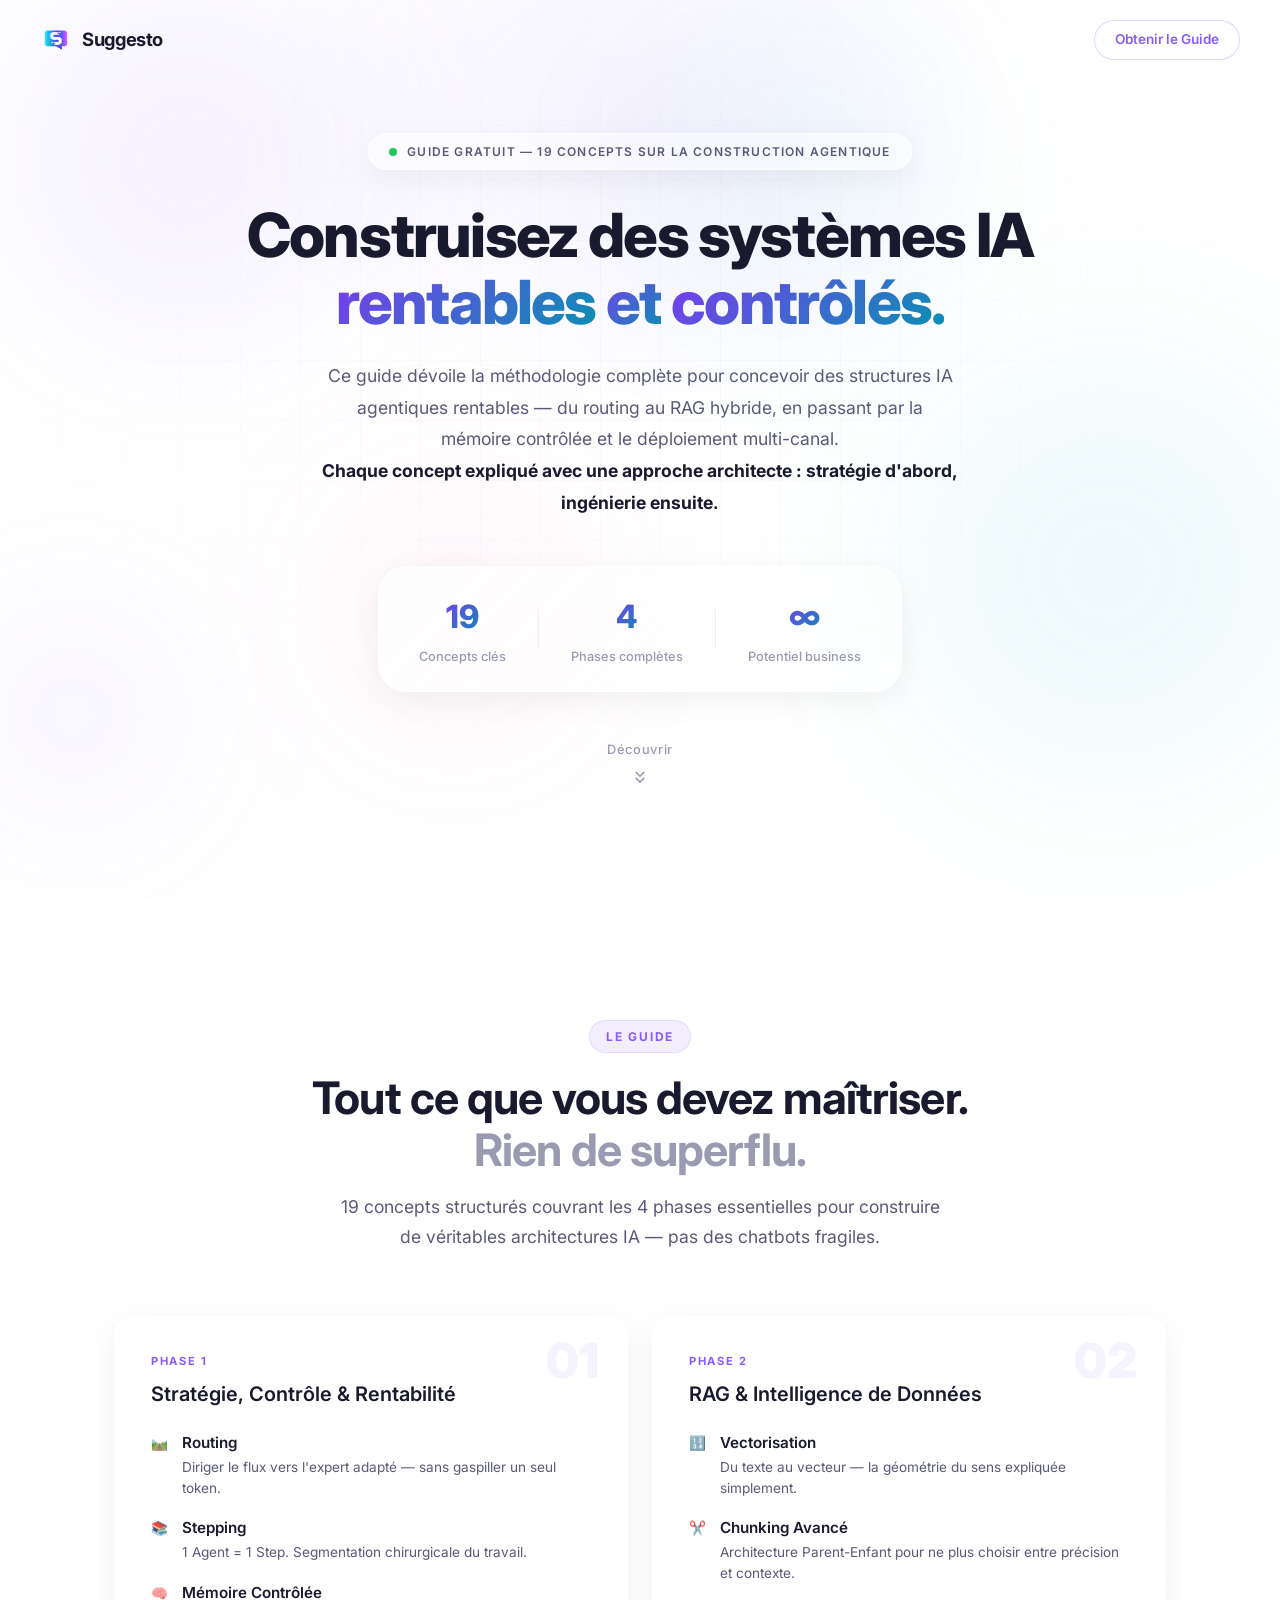
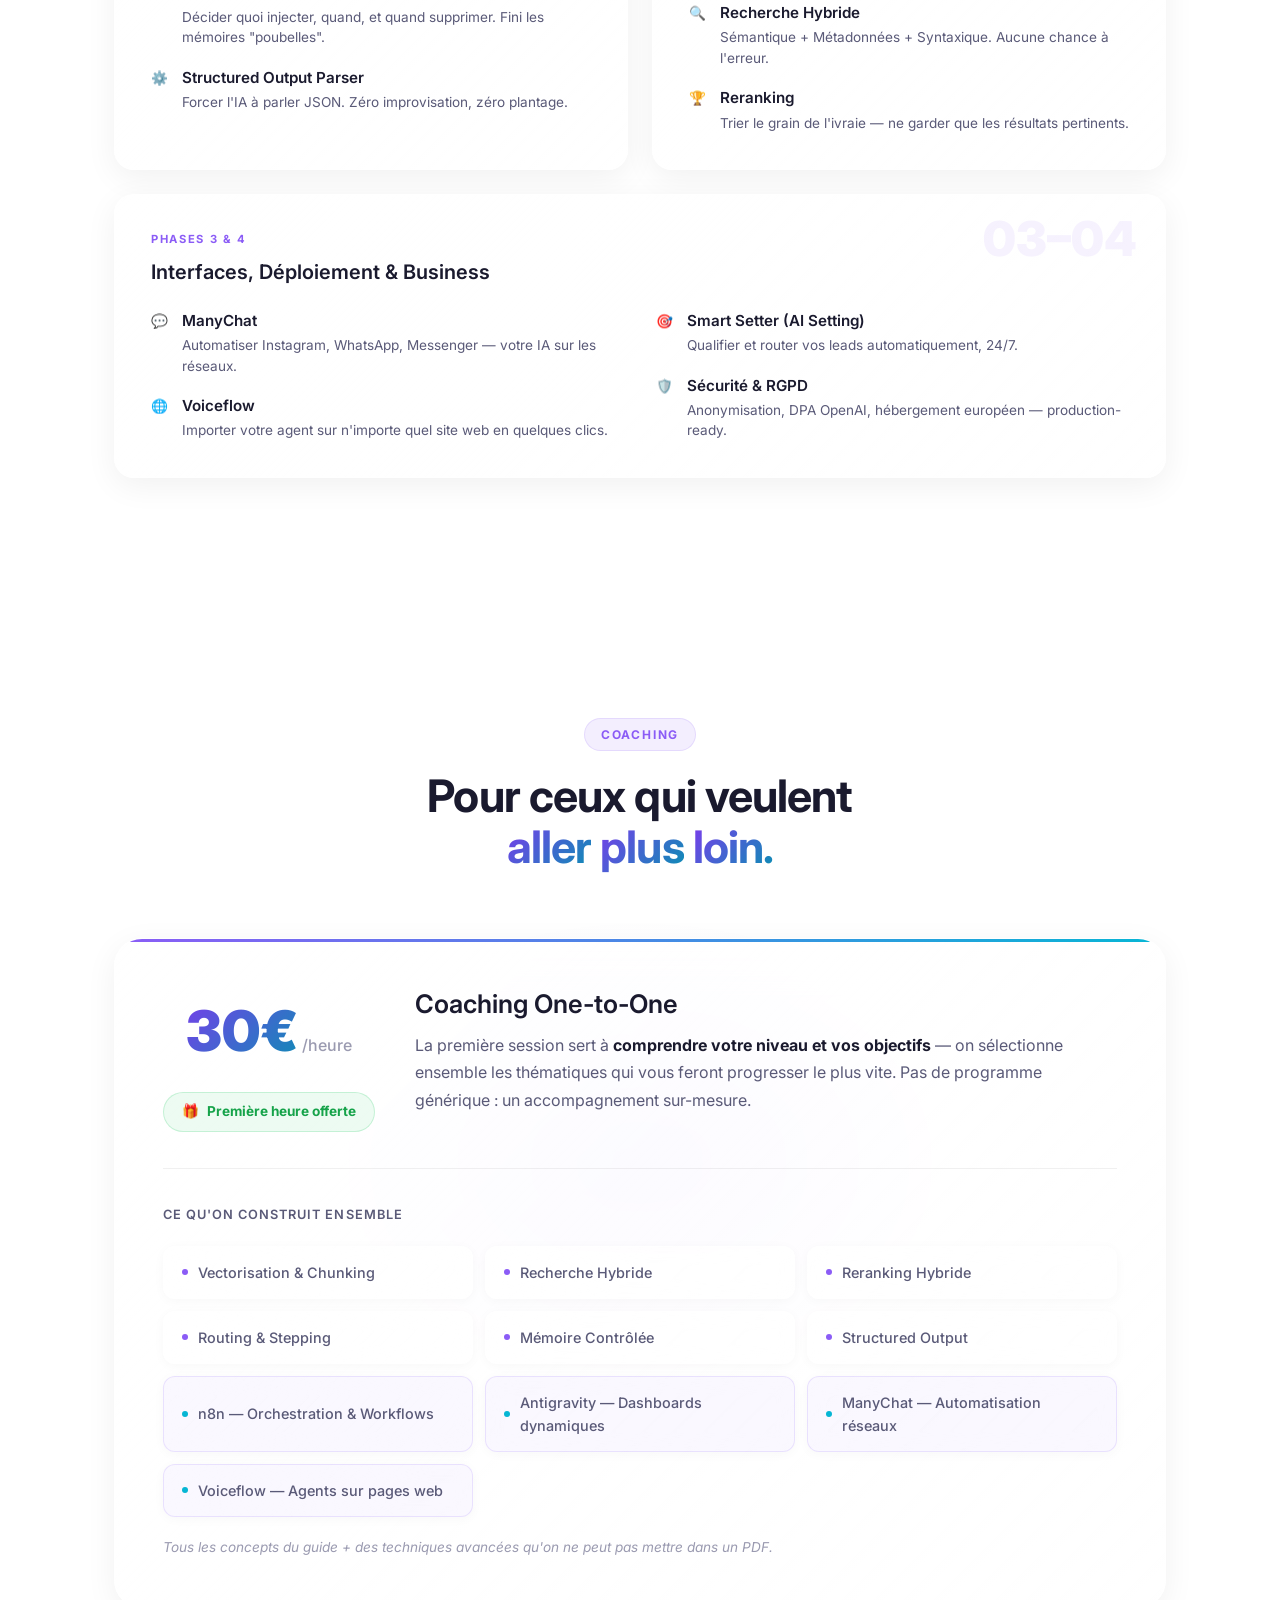
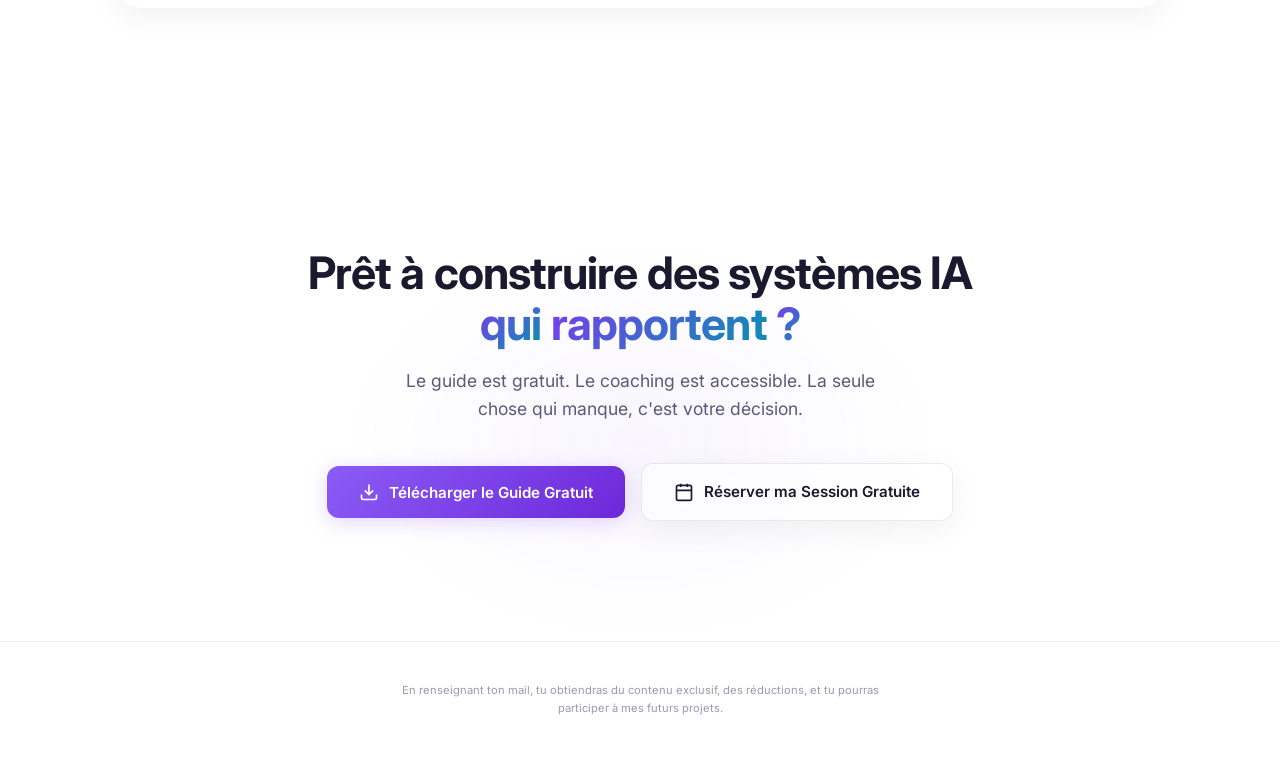
<file: index.html>
<!DOCTYPE html>
<html lang="fr">

<head>
    <meta charset="UTF-8">
    <meta name="viewport" content="width=device-width, initial-scale=1.0">
    <title>Guide Construction Agentique — Maîtrisez l'IA | Suggesto</title>
    <meta name="description"
        content="Guide gratuit : 19 concepts clés pour construire des systèmes IA agentiques rentables et contrôlés. Coaching 1-to-1 à 30€/h, première heure offerte.">

    <!-- Favicon -->
    <link rel="icon" type="image/png" href="favicon.png">
    <link rel="apple-touch-icon" href="favicon.png">

    <!-- Open Graph — Link Preview -->
    <meta property="og:type" content="website">
    <meta property="og:title" content="Guide Gratuit — 19 Concepts sur la Construction Agentique">
    <meta property="og:description"
        content="Construisez des systèmes IA rentables et contrôlés. Guide gratuit + coaching 1-to-1 avec Suggesto.">
    <meta property="og:image" content="https://lead-magnet-snowy.vercel.app/og-image.png">
    <meta property="og:image:width" content="1200">
    <meta property="og:image:height" content="630">
    <meta property="og:site_name" content="Suggesto">

    <!-- Twitter Card -->
    <meta name="twitter:card" content="summary_large_image">
    <meta name="twitter:title" content="Guide Gratuit — 19 Concepts sur la Construction Agentique">
    <meta name="twitter:description"
        content="Construisez des systèmes IA rentables et contrôlés. Guide gratuit + coaching 1-to-1 avec Suggesto.">
    <meta name="twitter:image" content="https://lead-magnet-snowy.vercel.app/og-image.png">

    <link href="https://fonts.googleapis.com/css2?family=Inter:wght@300;400;500;600;700;800;900&display=swap"
        rel="stylesheet">
    <link rel="stylesheet" href="style.css">
</head>

<body>

    <!-- ═══════════════════════════════════════════ -->
    <!-- 3D ANIMATED BACKGROUND                     -->
    <!-- ═══════════════════════════════════════════ -->
    <div class="bg-3d">
        <div class="bg-orb bg-orb--1"></div>
        <div class="bg-orb bg-orb--2"></div>
        <div class="bg-orb bg-orb--3"></div>
        <div class="bg-orb bg-orb--4"></div>
        <div class="bg-orb bg-orb--5"></div>
    </div>
    <!-- ═══════════════════════════════════════════ -->
    <!-- HERO SECTION                                -->
    <!-- ═══════════════════════════════════════════ -->
    <section class="hero" id="hero">
        <div class="hero-bg-grid"></div>
        <div class="hero-glow"></div>
        <nav class="nav">
            <div class="nav-logo">
                <img src="logo-suggesto.png" alt="Suggesto" class="logo-img">
                <span class="logo-text">Suggesto</span>
            </div>
            <a href="#cta-section" class="nav-cta">Obtenir le Guide</a>
        </nav>
        <div class="hero-content reveal">
            <div class="hero-badge">
                <span class="badge-dot"></span>
                GUIDE GRATUIT — 19 CONCEPTS SUR LA CONSTRUCTION AGENTIQUE
            </div>
            <h1>Construisez des systèmes IA<br><span class="gradient-text">rentables et contrôlés.</span></h1>
            <p class="hero-desc">
                Ce guide dévoile la méthodologie complète pour concevoir des structures IA agentiques rentables — du
                routing au RAG hybride, en passant par la mémoire contrôlée et le déploiement multi-canal.<br>
                <strong>Chaque concept expliqué avec une approche architecte : stratégie d'abord, ingénierie
                    ensuite.</strong>
            </p>
            <div class="hero-stats">
                <div class="stat">
                    <span class="stat-number">19</span>
                    <span class="stat-label">Concepts clés</span>
                </div>
                <div class="stat-divider"></div>
                <div class="stat">
                    <span class="stat-number">4</span>
                    <span class="stat-label">Phases complètes</span>
                </div>
                <div class="stat-divider"></div>
                <div class="stat">
                    <span class="stat-number">∞</span>
                    <span class="stat-label">Potentiel business</span>
                </div>
            </div>
            <a href="#guide-section" class="scroll-indicator">
                <span>Découvrir</span>
                <svg width="20" height="20" viewBox="0 0 24 24" fill="none" stroke="currentColor" stroke-width="2">
                    <path d="M7 13l5 5 5-5M7 6l5 5 5-5" />
                </svg>
            </a>
        </div>
    </section>

    <!-- ═══════════════════════════════════════════ -->
    <!-- CE QUE CONTIENT LE GUIDE                    -->
    <!-- ═══════════════════════════════════════════ -->
    <section class="section guide-section" id="guide-section">
        <div class="container">
            <div class="section-header reveal">
                <span class="section-tag">LE GUIDE</span>
                <h2>Tout ce que vous devez maîtriser.<br><span class="text-muted">Rien de superflu.</span></h2>
                <p class="section-desc">19 concepts structurés couvrant les 4 phases essentielles pour construire
                    de véritables architectures IA — pas des chatbots fragiles.</p>
            </div>

            <div class="phases-grid">
                <!-- Phase 1 -->
                <div class="phase-card reveal" data-delay="0">
                    <div class="phase-number">01</div>
                    <div class="phase-label">PHASE 1</div>
                    <h3>Stratégie, Contrôle & Rentabilité</h3>
                    <ul class="phase-topics">
                        <li>
                            <span class="topic-icon">🛤️</span>
                            <div>
                                <strong>Routing</strong>
                                <span>Diriger le flux vers l'expert adapté — sans gaspiller un seul token.</span>
                            </div>
                        </li>
                        <li>
                            <span class="topic-icon">📚</span>
                            <div>
                                <strong>Stepping</strong>
                                <span>1 Agent = 1 Step. Segmentation chirurgicale du travail.</span>
                            </div>
                        </li>
                        <li>
                            <span class="topic-icon">🧠</span>
                            <div>
                                <strong>Mémoire Contrôlée</strong>
                                <span>Décider quoi injecter, quand, et quand supprimer. Fini les mémoires
                                    "poubelles".</span>
                            </div>
                        </li>
                        <li>
                            <span class="topic-icon">⚙️</span>
                            <div>
                                <strong>Structured Output Parser</strong>
                                <span>Forcer l'IA à parler JSON. Zéro improvisation, zéro plantage.</span>
                            </div>
                        </li>
                    </ul>
                </div>

                <!-- Phase 2 -->
                <div class="phase-card reveal" data-delay="100">
                    <div class="phase-number">02</div>
                    <div class="phase-label">PHASE 2</div>
                    <h3>RAG & Intelligence de Données</h3>
                    <ul class="phase-topics">
                        <li>
                            <span class="topic-icon">🔢</span>
                            <div>
                                <strong>Vectorisation</strong>
                                <span>Du texte au vecteur — la géométrie du sens expliquée simplement.</span>
                            </div>
                        </li>
                        <li>
                            <span class="topic-icon">✂️</span>
                            <div>
                                <strong>Chunking Avancé</strong>
                                <span>Architecture Parent-Enfant pour ne plus choisir entre précision et
                                    contexte.</span>
                            </div>
                        </li>
                        <li>
                            <span class="topic-icon">🔍</span>
                            <div>
                                <strong>Recherche Hybride</strong>
                                <span>Sémantique + Métadonnées + Syntaxique. Aucune chance à l'erreur.</span>
                            </div>
                        </li>
                        <li>
                            <span class="topic-icon">🏆</span>
                            <div>
                                <strong>Reranking</strong>
                                <span>Trier le grain de l'ivraie — ne garder que les résultats pertinents.</span>
                            </div>
                        </li>
                    </ul>
                </div>

                <!-- Phase 3 & 4 -->
                <div class="phase-card phase-card-wide reveal" data-delay="200">
                    <div class="phase-number">03–04</div>
                    <div class="phase-label">PHASES 3 & 4</div>
                    <h3>Interfaces, Déploiement & Business</h3>
                    <div class="phase-wide-grid">
                        <ul class="phase-topics">
                            <li>
                                <span class="topic-icon">💬</span>
                                <div>
                                    <strong>ManyChat</strong>
                                    <span>Automatiser Instagram, WhatsApp, Messenger — votre IA sur les réseaux.</span>
                                </div>
                            </li>
                            <li>
                                <span class="topic-icon">🌐</span>
                                <div>
                                    <strong>Voiceflow</strong>
                                    <span>Importer votre agent sur n'importe quel site web en quelques clics.</span>
                                </div>
                            </li>
                        </ul>
                        <ul class="phase-topics">
                            <li>
                                <span class="topic-icon">🎯</span>
                                <div>
                                    <strong>Smart Setter (AI Setting)</strong>
                                    <span>Qualifier et router vos leads automatiquement, 24/7.</span>
                                </div>
                            </li>
                            <li>
                                <span class="topic-icon">🛡️</span>
                                <div>
                                    <strong>Sécurité & RGPD</strong>
                                    <span>Anonymisation, DPA OpenAI, hébergement européen — production-ready.</span>
                                </div>
                            </li>
                        </ul>
                    </div>
                </div>
            </div>
        </div>
    </section>

    <!-- ═══════════════════════════════════════════ -->
    <!-- COACHING SECTION                            -->
    <!-- ═══════════════════════════════════════════ -->
    <section class="section coaching-section" id="coaching-section">
        <div class="coaching-glow"></div>
        <div class="container">
            <div class="section-header reveal">
                <span class="section-tag">COACHING</span>
                <h2>Pour ceux qui veulent<br><span class="gradient-text">aller plus loin.</span></h2>
            </div>

            <div class="coaching-card reveal">
                <div class="coaching-top">
                    <div class="coaching-offer">
                        <div class="coaching-price">
                            <span class="price-amount">30€</span>
                            <span class="price-unit">/heure</span>
                        </div>
                        <div class="coaching-badge-free">
                            <span>🎁</span> Première heure offerte
                        </div>
                    </div>
                    <div class="coaching-intro">
                        <h3>Coaching One-to-One</h3>
                        <p>La première session sert à <strong>comprendre votre niveau et vos objectifs</strong> — on
                            sélectionne ensemble les thématiques qui vous feront progresser le plus vite. Pas de
                            programme générique : un accompagnement sur-mesure.</p>
                    </div>
                </div>

                <div class="coaching-divider"></div>

                <div class="coaching-themes">
                    <h4>Ce qu'on construit ensemble</h4>
                    <div class="themes-grid">
                        <div class="theme-item">
                            <span class="theme-dot"></span>
                            Vectorisation & Chunking
                        </div>
                        <div class="theme-item">
                            <span class="theme-dot"></span>
                            Recherche Hybride
                        </div>
                        <div class="theme-item">
                            <span class="theme-dot"></span>
                            Reranking Hybride
                        </div>
                        <div class="theme-item">
                            <span class="theme-dot"></span>
                            Routing & Stepping
                        </div>
                        <div class="theme-item">
                            <span class="theme-dot"></span>
                            Mémoire Contrôlée
                        </div>
                        <div class="theme-item">
                            <span class="theme-dot"></span>
                            Structured Output
                        </div>
                        <div class="theme-item theme-highlight">
                            <span class="theme-dot"></span>
                            n8n — Orchestration & Workflows
                        </div>
                        <div class="theme-item theme-highlight">
                            <span class="theme-dot"></span>
                            Antigravity — Dashboards dynamiques
                        </div>
                        <div class="theme-item theme-highlight">
                            <span class="theme-dot"></span>
                            ManyChat — Automatisation réseaux
                        </div>
                        <div class="theme-item theme-highlight">
                            <span class="theme-dot"></span>
                            Voiceflow — Agents sur pages web
                        </div>
                    </div>
                    <p class="themes-note">Tous les concepts du guide + des techniques avancées qu'on ne peut pas mettre
                        dans un PDF.</p>
                </div>
            </div>
        </div>
    </section>

    <!-- ═══════════════════════════════════════════ -->
    <!-- CTA SECTION                                 -->
    <!-- ═══════════════════════════════════════════ -->
    <section class="section cta-section" id="cta-section">
        <div class="cta-glow"></div>
        <div class="container">
            <div class="cta-content reveal">
                <h2>Prêt à construire des systèmes IA<br><span class="gradient-text">qui rapportent ?</span></h2>
                <p>Le guide est gratuit. Le coaching est accessible. La seule chose qui manque, c'est votre décision.
                </p>
                <div class="cta-buttons">
                    <button class="btn btn-primary" id="btn-download" onclick="openModal()">
                        <svg width="20" height="20" viewBox="0 0 24 24" fill="none" stroke="currentColor"
                            stroke-width="2">
                            <path d="M21 15v4a2 2 0 01-2 2H5a2 2 0 01-2-2v-4M7 10l5 5 5-5M12 15V3" />
                        </svg>
                        Télécharger le Guide Gratuit
                    </button>
                    <a href="https://calendar.app.google/sVASw3wvBNy8StfZA" target="_blank" rel="noopener"
                        class="btn btn-secondary" id="btn-rdv">
                        <svg width="20" height="20" viewBox="0 0 24 24" fill="none" stroke="currentColor"
                            stroke-width="2">
                            <rect x="3" y="4" width="18" height="18" rx="2" ry="2" />
                            <line x1="16" y1="2" x2="16" y2="6" />
                            <line x1="8" y1="2" x2="8" y2="6" />
                            <line x1="3" y1="10" x2="21" y2="10" />
                        </svg>
                        Réserver ma Session Gratuite
                    </a>
                </div>
            </div>
        </div>
    </section>

    <!-- ═══════════════════════════════════════════ -->
    <!-- FOOTER                                      -->
    <!-- ═══════════════════════════════════════════ -->
    <footer class="footer">
        <p class="footer-legal">En renseignant ton mail, tu obtiendras du contenu exclusif, des réductions, et tu
            pourras participer à mes futurs projets.</p>
    </footer>

    <!-- ═══════════════════════════════════════════ -->
    <!-- MODAL POP-UP                                -->
    <!-- ═══════════════════════════════════════════ -->
    <div class="modal-overlay" id="modal-overlay" onclick="closeModalOutside(event)">
        <div class="modal" id="modal">
            <button class="modal-close" onclick="closeModal()" aria-label="Fermer">
                <svg width="20" height="20" viewBox="0 0 24 24" fill="none" stroke="currentColor" stroke-width="2">
                    <line x1="18" y1="6" x2="6" y2="18" />
                    <line x1="6" y1="6" x2="18" y2="18" />
                </svg>
            </button>
            <div class="modal-header">
                <div class="modal-icon">📥</div>
                <h3>Télécharger le Guide</h3>
                <p>Renseignez vos informations pour recevoir le guide complet directement dans votre boîte mail.</p>
            </div>
            <form class="modal-form" id="download-form" onsubmit="handleSubmit(event)">
                <div class="form-group">
                    <label for="prenom">Prénom</label>
                    <input type="text" id="prenom" name="prenom" placeholder="Votre prénom" required>
                </div>
                <div class="form-group">
                    <label for="nom">Nom</label>
                    <input type="text" id="nom" name="nom" placeholder="Votre nom" required>
                </div>
                <div class="form-group">
                    <label for="email">Email</label>
                    <input type="email" id="email" name="email" placeholder="votre@email.com" required>
                </div>
                <button type="submit" class="btn btn-primary btn-full" id="btn-submit">
                    Recevoir le Guide
                </button>
                <p class="form-legal">En renseignant ton mail, tu obtiendras du contenu exclusif, des réductions, et tu
                    pourras participer à mes futurs projets.</p>
            </form>
            <div class="modal-success" id="modal-success" style="display: none;">
                <div class="success-icon">✅</div>
                <h3>C'est envoyé !</h3>
                <p>Vérifiez votre boîte mail — le guide arrive dans quelques instants.</p>
            </div>
        </div>
    </div>

    <script src="script.js"></script>
</body>

</html>
</file>
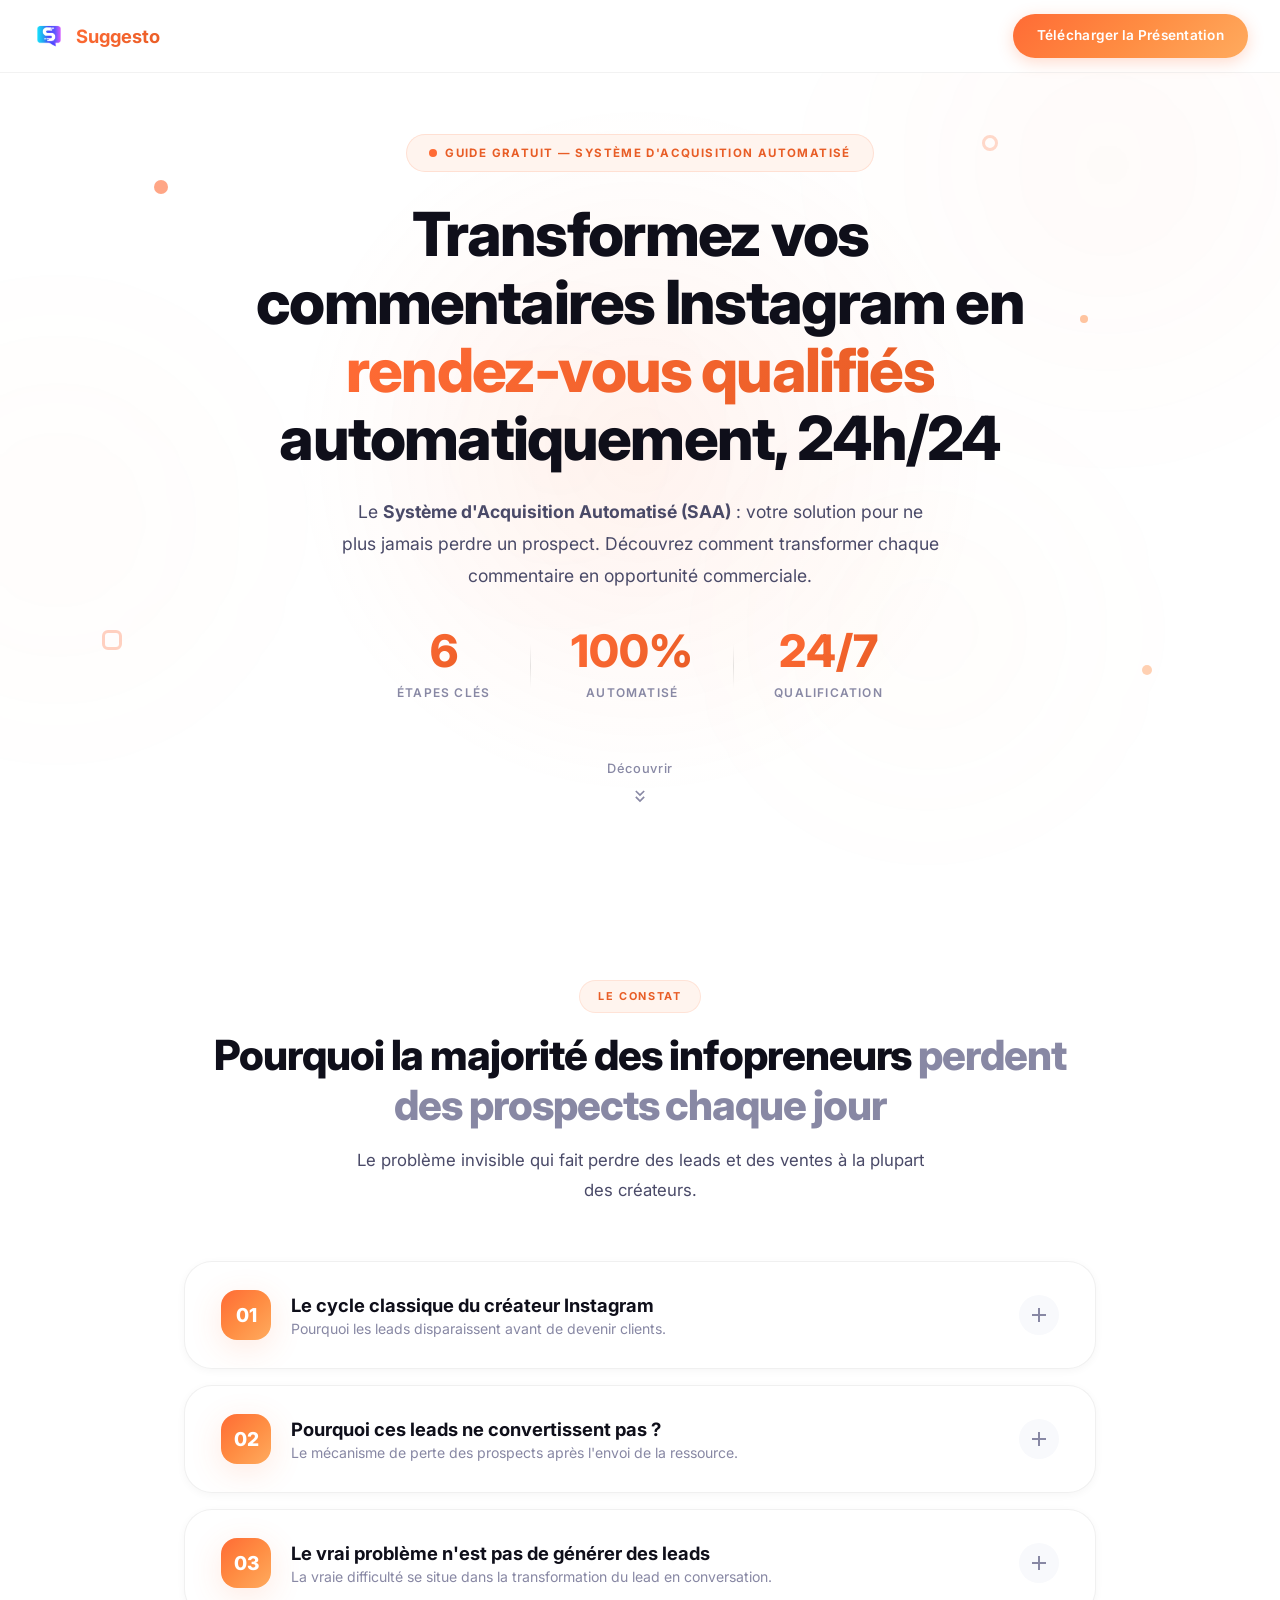
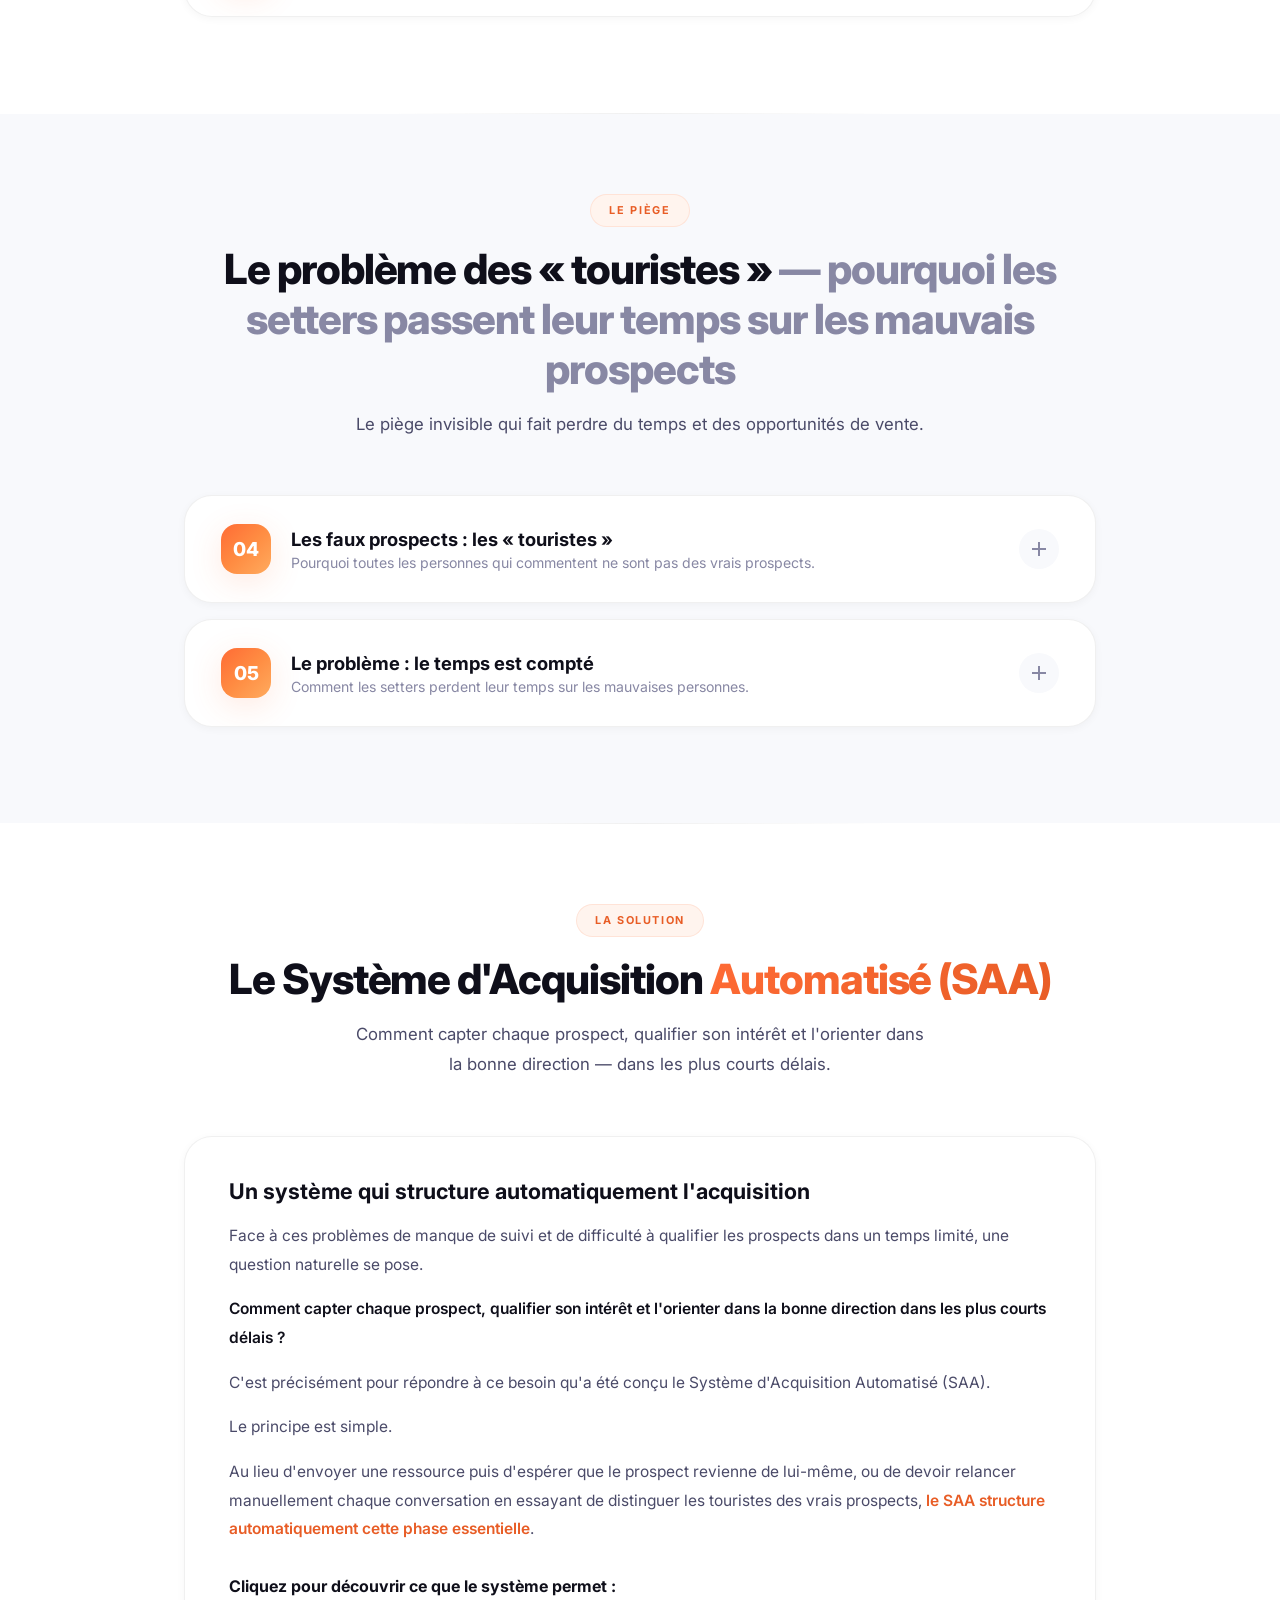
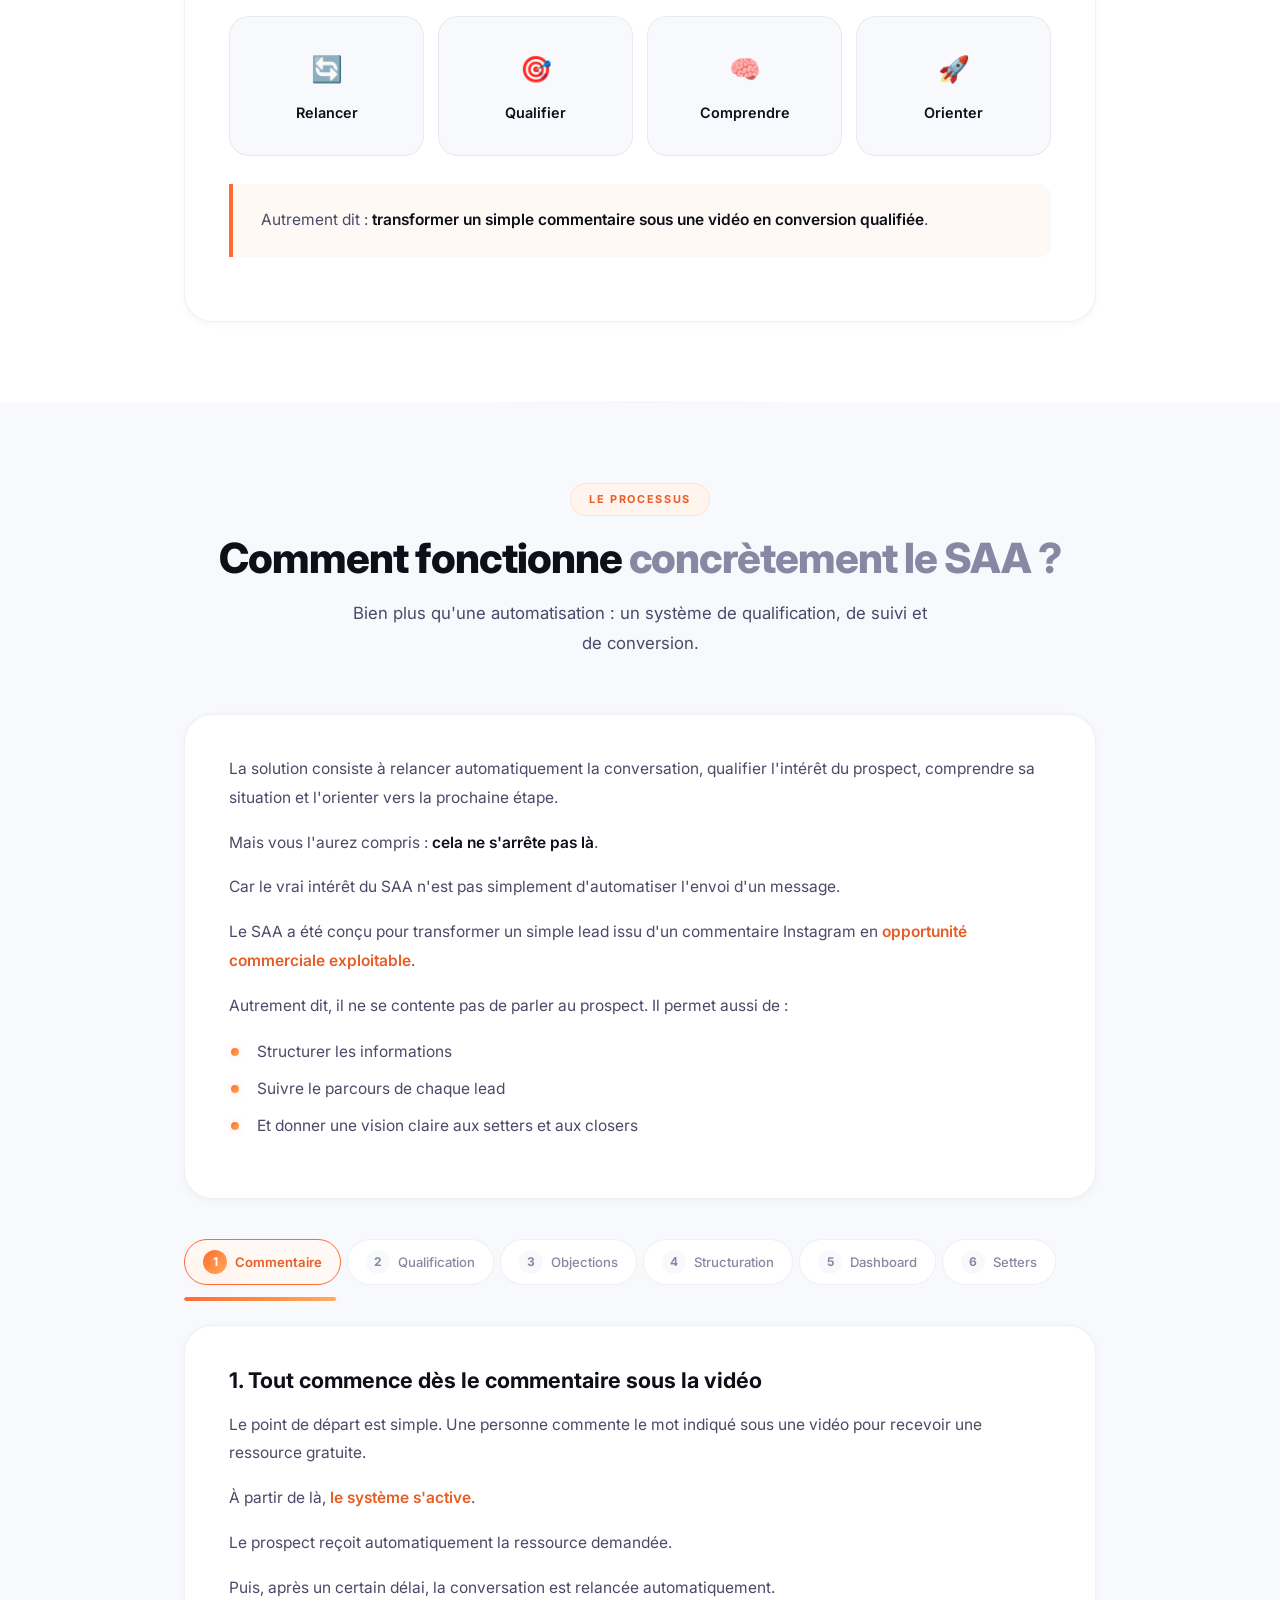
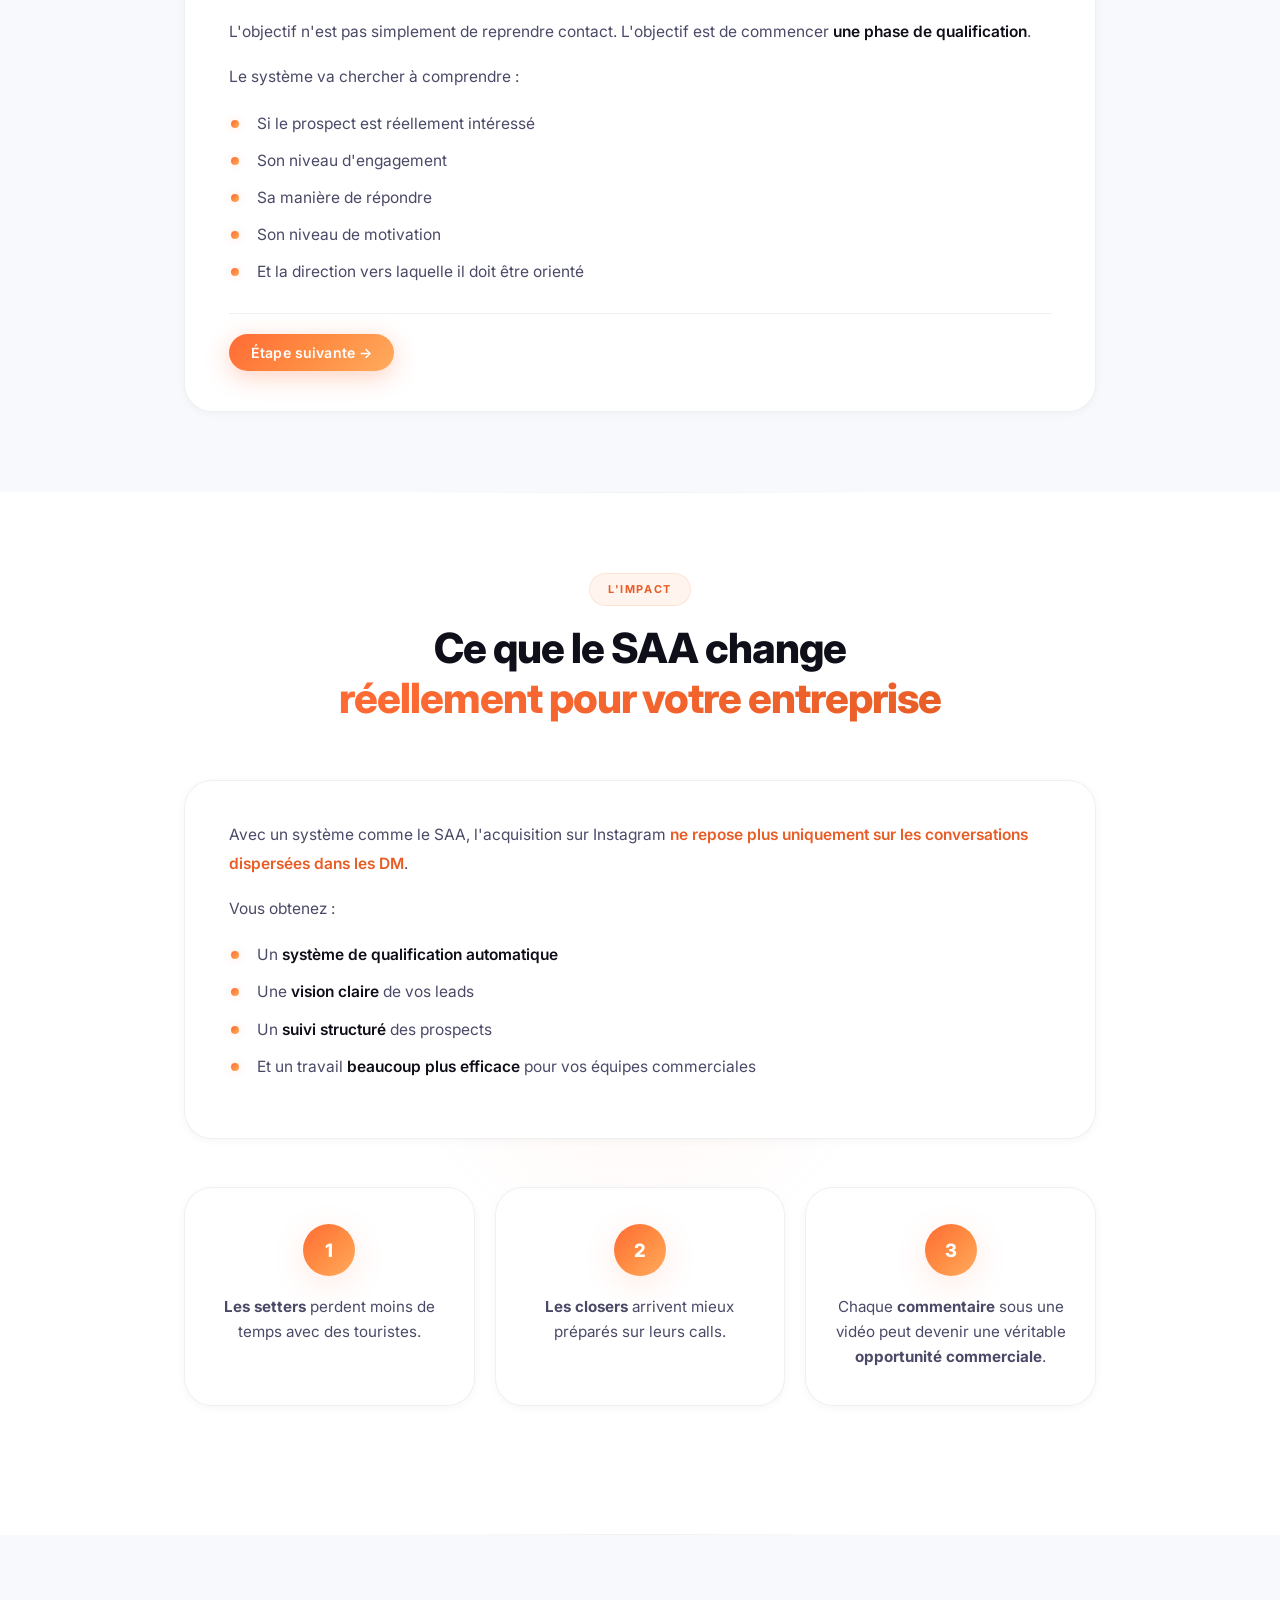
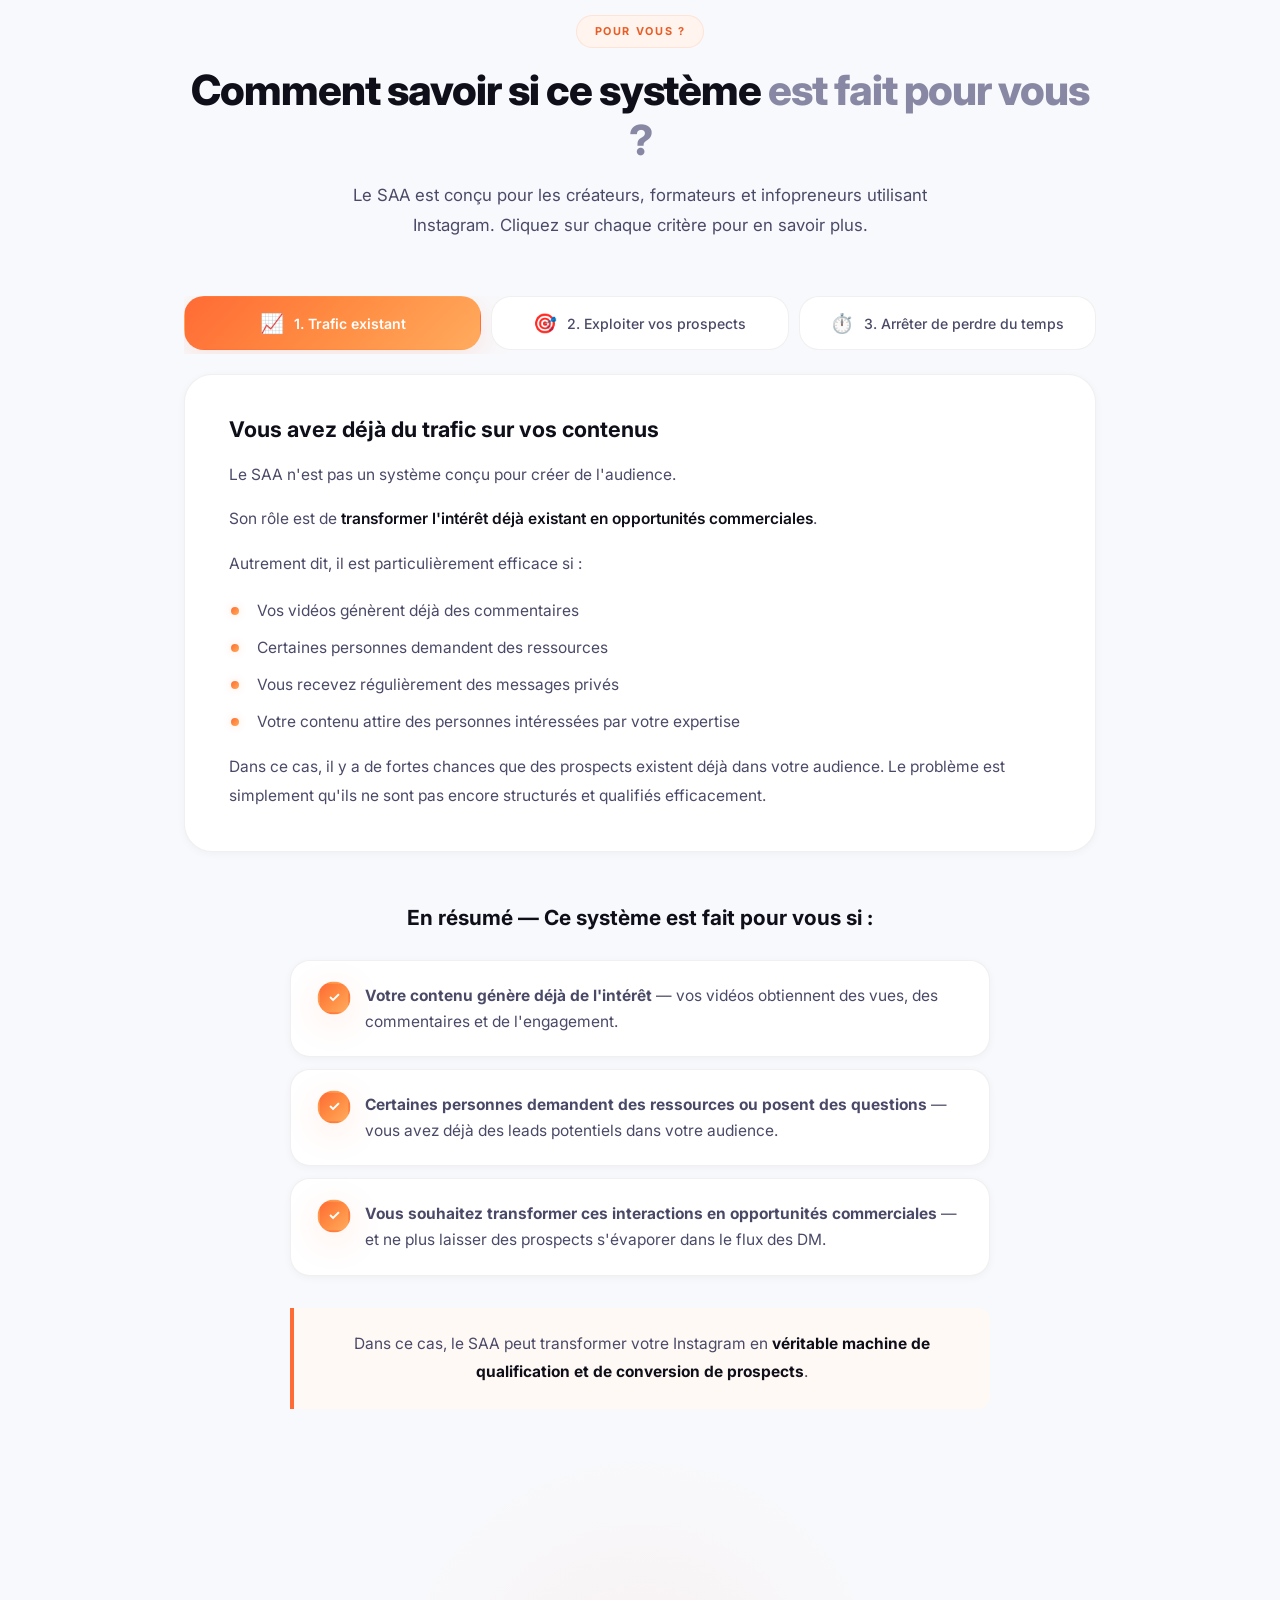
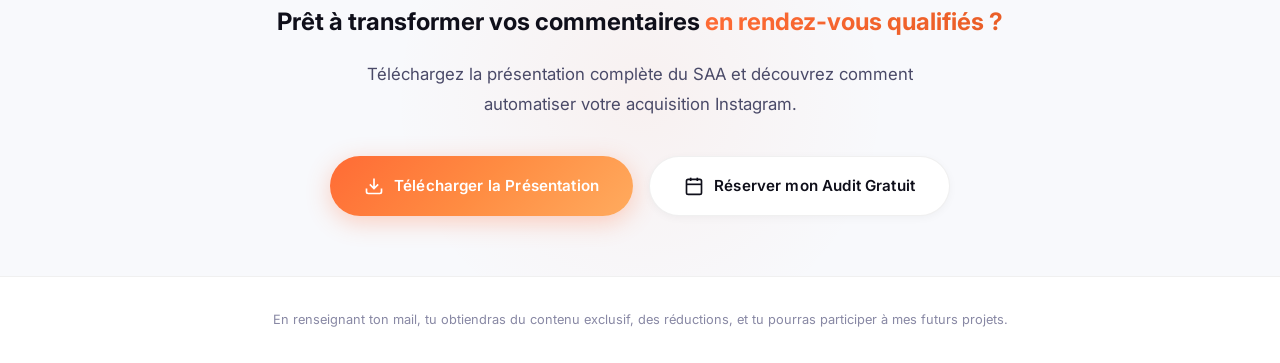
<file: instagram.html>
<!DOCTYPE html>
<html lang="fr">

<head>
    <meta charset="UTF-8">
    <meta name="viewport" content="width=device-width, initial-scale=1.0">
    <title>Système d'Acquisition Automatisé (SAA) — Instagram | Suggesto</title>
    <meta name="description"
        content="Transformez vos commentaires Instagram en rendez-vous qualifiés automatiquement grâce au SAA. Guide gratuit par Suggesto.">
    <link rel="icon" type="image/png" href="favicon.png">
    <link rel="apple-touch-icon" href="favicon.png">

    <meta property="og:type" content="website">
    <meta property="og:title" content="Transformez vos commentaires Instagram en RDV qualifiés">
    <meta property="og:description" content="Le SAA : ne perdez plus jamais un prospect Instagram.">
    <meta property="og:image" content="https://lead-magnet-snowy.vercel.app/og-image.png">
    <meta property="og:image:width" content="1200">
    <meta property="og:image:height" content="630">
    <meta property="og:site_name" content="Suggesto">
    <meta name="twitter:card" content="summary_large_image">
    <meta name="twitter:title" content="Transformez vos commentaires Instagram en RDV qualifiés">
    <meta name="twitter:description" content="Le SAA : ne perdez plus jamais un prospect Instagram.">
    <meta name="twitter:image" content="https://lead-magnet-snowy.vercel.app/og-image.png">

    <!-- Prevent indexing of hidden page -->
    <meta name="robots" content="noindex, nofollow">

    <link href="https://fonts.googleapis.com/css2?family=Inter:wght@300;400;500;600;700;800;900&display=swap"
        rel="stylesheet">
    <link rel="stylesheet" href="instagram-style.css">
</head>

<body>

    <!-- ═══════════ READING PROGRESS BAR ═══════════ -->
    <div class="progress-bar" id="progress-bar"></div>

    <!-- ═══════════ ANIMATED BACKGROUND ═══════════ -->
    <div class="bg-3d">
        <div class="bg-orb bg-orb--1"></div>
        <div class="bg-orb bg-orb--2"></div>
        <div class="bg-orb bg-orb--3"></div>
        <div class="bg-orb bg-orb--4"></div>
    </div>

    <!-- ═══════════ NAVIGATION ═══════════ -->
    <nav class="nav">
        <div class="nav-logo">
            <img src="logo-suggesto.png" alt="Suggesto" class="logo-img">
            <span class="logo-text">Suggesto</span>
        </div>
        <a href="#cta-section" class="nav-cta" onclick="openModal(); return false;">Télécharger la Présentation</a>
    </nav>

    <!-- ═══════════ HERO ═══════════ -->
    <section class="hero" id="hero">
        <div class="hero-glow"></div>
        <div class="hero-shape hero-shape--1"></div>
        <div class="hero-shape hero-shape--2"></div>
        <div class="hero-shape hero-shape--3"></div>
        <div class="hero-shape hero-shape--4"></div>
        <div class="hero-shape hero-shape--5"></div>
        <div class="hero-content reveal">
            <div class="hero-badge">
                <span class="badge-dot"></span>
                GUIDE GRATUIT — SYSTÈME D'ACQUISITION AUTOMATISÉ
            </div>
            <h1>Transformez vos commentaires Instagram en <span class="gradient-text">rendez-vous qualifiés</span>
                automatiquement, 24h/24</h1>
            <p class="hero-desc">
                Le <strong>Système d'Acquisition Automatisé (SAA)</strong> : votre solution pour ne plus jamais perdre
                un prospect. Découvrez comment transformer chaque commentaire en opportunité commerciale.
            </p>
            <div class="hero-stats">
                <div class="stat">
                    <span class="stat-number" data-count="6">0</span>
                    <span class="stat-label">Étapes clés</span>
                </div>
                <div class="stat-divider"></div>
                <div class="stat">
                    <span class="stat-number" data-count="100" data-suffix="%">0%</span>
                    <span class="stat-label">Automatisé</span>
                </div>
                <div class="stat-divider"></div>
                <div class="stat">
                    <span class="stat-number">24/7</span>
                    <span class="stat-label">Qualification</span>
                </div>
            </div>
            <a href="#section-1" class="scroll-indicator">
                <span>Découvrir</span>
                <svg width="20" height="20" viewBox="0 0 24 24" fill="none" stroke="currentColor" stroke-width="2">
                    <path d="M7 13l5 5 5-5M7 6l5 5 5-5" />
                </svg>
            </a>
        </div>
    </section>

    <!-- ═══════════════════════════════════════════════════ -->
    <!-- SECTION 1 — Pourquoi on perd des prospects         -->
    <!-- ═══════════════════════════════════════════════════ -->
    <section class="section" id="section-1">
        <div class="container">
            <div class="section-header reveal">
                <span class="section-tag">LE CONSTAT</span>
                <h2>Pourquoi la majorité des infopreneurs <span class="text-muted">perdent des prospects chaque
                        jour</span></h2>
                <p class="section-desc">Le problème invisible qui fait perdre des leads et des ventes à la plupart des
                    créateurs.</p>
            </div>

            <!-- ACCORDION 1 -->
            <div class="accordion reveal" data-delay="100">
                <button class="accordion-trigger" aria-expanded="false">
                    <div class="accordion-header">
                        <div class="card-number">01</div>
                        <div>
                            <h3>Le cycle classique du créateur Instagram</h3>
                            <p class="accordion-preview">Pourquoi les leads disparaissent avant de devenir clients.</p>
                        </div>
                    </div>
                    <span class="accordion-icon">
                        <svg width="24" height="24" viewBox="0 0 24 24" fill="none" stroke="currentColor"
                            stroke-width="2">
                            <path d="M12 5v14M5 12h14" />
                        </svg>
                    </span>
                </button>
                <div class="accordion-content">
                    <div class="accordion-inner">
                        <p>Chaque jour, des infopreneurs publient du contenu sur Instagram. Ils partagent :</p>
                        <ul class="content-list">
                            <li>Des conseils</li>
                            <li>Des stratégies</li>
                            <li>Des retours d'expérience</li>
                            <li>Des extraits de formation</li>
                            <li>Des études de cas</li>
                        </ul>
                        <p>À la fin de certaines vidéos, ils proposent également une ressource gratuite pour aller plus
                            loin. Par exemple :</p>
                        <div class="highlight-box">
                            « Si tu veux le guide complet, commente le mot indiqué sous cette vidéo. »
                        </div>
                        <p>Les personnes intéressées commentent alors simplement un mot sous la publication.</p>
                        <p>Ce commentaire déclenche automatiquement une action.</p>
                        <p>Le prospect reçoit la ressource qu'il a demandée :</p>
                        <ul class="content-list">
                            <li>Un guide</li>
                            <li>Une vidéo</li>
                            <li>Une VSL</li>
                            <li>Un document</li>
                        </ul>
                        <p><strong>À ce moment précis, un lead vient d'être généré.</strong></p>
                        <p>Quelqu'un vient de montrer un intérêt clair pour le sujet.</p>
                        <p>Et pourtant, une grande partie de ces leads ne deviennent jamais des clients.</p>
                    </div>
                </div>
            </div>

            <!-- ACCORDION 2 -->
            <div class="accordion reveal" data-delay="200">
                <button class="accordion-trigger" aria-expanded="false">
                    <div class="accordion-header">
                        <div class="card-number">02</div>
                        <div>
                            <h3>Pourquoi ces leads ne convertissent pas ?</h3>
                            <p class="accordion-preview">Le mécanisme de perte des prospects après l'envoi de la
                                ressource.</p>
                        </div>
                    </div>
                    <span class="accordion-icon">
                        <svg width="24" height="24" viewBox="0 0 24 24" fill="none" stroke="currentColor"
                            stroke-width="2">
                            <path d="M12 5v14M5 12h14" />
                        </svg>
                    </span>
                </button>
                <div class="accordion-content">
                    <div class="accordion-inner">
                        <p>Dans la plupart des cas, <span class="highlight">après l'envoi de la ressource, personne ne
                                relance réellement la conversation</span>.</p>
                        <p>Le prospect retourne simplement à sa navigation sur Instagram.</p>
                        <p>Et très vite, l'intérêt qu'il avait au moment où il a demandé la ressource disparaît.</p>
                        <p>Pourquoi cette situation arrive-t-elle aussi souvent ?</p>
                        <p>Parce que suivre chaque prospect demande du temps. Il faut :</p>
                        <ul class="content-list">
                            <li>Relancer la conversation</li>
                            <li>Poser des questions</li>
                            <li>Comprendre la situation de la personne</li>
                            <li>Qualifier son besoin</li>
                        </ul>
                        <p>Et lorsque plusieurs leads arrivent en même temps, cela devient rapidement difficile à gérer.
                        </p>

                        <div class="feature-grid">
                            <div class="feature-item">
                                <div class="feature-icon">⏱️</div>
                                <div>
                                    <h4>Manque de temps</h4>
                                    <p>Certains créateurs n'ont tout simplement pas le temps de suivre chaque
                                        conversation.</p>
                                </div>
                            </div>
                            <div class="feature-item">
                                <div class="feature-icon">👥</div>
                                <div>
                                    <h4>Pas d'équipe de setters</h4>
                                    <p>D'autres n'ont pas d'équipe de setters pour gérer les messages.</p>
                                </div>
                            </div>
                            <div class="feature-item">
                                <div class="feature-icon">📣</div>
                                <div>
                                    <h4>Priorité à la visibilité</h4>
                                    <p>L'objectif principal du contenu devient : gagner en visibilité, attirer
                                        l'attention, partager de la valeur.</p>
                                </div>
                            </div>
                            <div class="feature-item">
                                <div class="feature-icon">⏳</div>
                                <div>
                                    <h4>Repoussée à plus tard</h4>
                                    <p>La qualification des prospects est repoussée à plus tard… ou n'est tout
                                        simplement jamais faite.</p>
                                </div>
                            </div>
                        </div>

                        <div class="highlight-box" style="margin-top: 28px;">
                            <strong>Le résultat est simple :</strong> le prospect avait montré un intérêt. Il avait
                            demandé une ressource. Mais la conversation ne continue pas. Et ce qui aurait pu devenir un
                            client reste simplement un téléchargement de guide.
                        </div>
                    </div>
                </div>
            </div>

            <!-- ACCORDION 3 -->
            <div class="accordion reveal" data-delay="300">
                <button class="accordion-trigger" aria-expanded="false">
                    <div class="accordion-header">
                        <div class="card-number">03</div>
                        <div>
                            <h3>Le vrai problème n'est pas de générer des leads</h3>
                            <p class="accordion-preview">La vraie difficulté se situe dans la transformation du lead en
                                conversation.</p>
                        </div>
                    </div>
                    <span class="accordion-icon">
                        <svg width="24" height="24" viewBox="0 0 24 24" fill="none" stroke="currentColor"
                            stroke-width="2">
                            <path d="M12 5v14M5 12h14" />
                        </svg>
                    </span>
                </button>
                <div class="accordion-content">
                    <div class="accordion-inner">
                        <p>Aujourd'hui, beaucoup de créateurs arrivent déjà à générer des leads grâce à leurs contenus.
                        </p>
                        <p>Le vrai problème apparaît <strong>après</strong>.</p>
                        <p>Le vrai défi est de <span class="highlight">transformer ces leads en conversations
                                qualifiées</span>.</p>
                        <p>Car un lead n'a de valeur que s'il est :</p>
                        <ul class="content-list">
                            <li>Relancé</li>
                            <li>Qualifié</li>
                            <li>Compris</li>
                            <li>Redirigé vers d'autres ressources gratuites pour pousser à la réflexion ou directement
                                en RDV</li>
                        </ul>
                        <p>Sinon, il disparaît simplement dans le flux des contenus.</p>
                    </div>
                </div>
            </div>
        </div>
    </section>

    <div class="section-separator"></div>

    <!-- ═══════════════════════════════════════════════════ -->
    <!-- SECTION 2 — Le problème des touristes              -->
    <!-- ═══════════════════════════════════════════════════ -->
    <section class="section section-alt" id="section-2">
        <div class="container">
            <div class="section-header reveal">
                <span class="section-tag">LE PIÈGE</span>
                <h2>Le problème des « touristes » <span class="text-muted">— pourquoi les setters passent leur temps sur
                        les mauvais prospects</span></h2>
                <p class="section-desc">Le piège invisible qui fait perdre du temps et des opportunités de vente.</p>
            </div>

            <!-- ACCORDION 4 -->
            <div class="accordion reveal" data-delay="100">
                <button class="accordion-trigger" aria-expanded="false">
                    <div class="accordion-header">
                        <div class="card-number">04</div>
                        <div>
                            <h3>Les faux prospects : les « touristes »</h3>
                            <p class="accordion-preview">Pourquoi toutes les personnes qui commentent ne sont pas des
                                vrais prospects.</p>
                        </div>
                    </div>
                    <span class="accordion-icon">
                        <svg width="24" height="24" viewBox="0 0 24 24" fill="none" stroke="currentColor"
                            stroke-width="2">
                            <path d="M12 5v14M5 12h14" />
                        </svg>
                    </span>
                </button>
                <div class="accordion-content">
                    <div class="accordion-inner">
                        <p>Même lorsque les créateurs prennent le temps de relancer leurs prospects, un autre problème
                            apparaît rapidement.</p>
                        <p>Toutes les personnes qui demandent une ressource ne sont pas forcément de véritables
                            prospects.</p>
                        <p>Certaines sont simplement curieuses. Elles veulent :</p>
                        <ul class="content-list">
                            <li>Voir le contenu</li>
                            <li>Comprendre la méthode</li>
                            <li>Récupérer l'information</li>
                            <li>Ou simplement satisfaire leur curiosité</li>
                        </ul>
                        <p>Ces personnes sont ce qu'on appelle souvent des <span class="highlight">« touristes »</span>.
                        </p>
                        <p>Elles s'intéressent au sujet… mais elles ne cherchent pas réellement une solution.</p>
                        <p>Et lorsque vous commencez à relancer les conversations, vous vous retrouvez rapidement face à
                            une difficulté.</p>
                        <p>Il devient nécessaire de <strong>faire le tri</strong>. Identifier :</p>
                        <ul class="content-list">
                            <li>Qui est réellement intéressé</li>
                            <li>Qui explore simplement</li>
                            <li>Et qui pourrait potentiellement devenir client</li>
                        </ul>
                        <p>Mais ce tri demande du temps. Et surtout, il doit être fait conversation par conversation.
                        </p>
                    </div>
                </div>
            </div>

            <!-- ACCORDION 5 -->
            <div class="accordion reveal" data-delay="200">
                <button class="accordion-trigger" aria-expanded="false">
                    <div class="accordion-header">
                        <div class="card-number">05</div>
                        <div>
                            <h3>Le problème : le temps est compté</h3>
                            <p class="accordion-preview">Comment les setters perdent leur temps sur les mauvaises
                                personnes.</p>
                        </div>
                    </div>
                    <span class="accordion-icon">
                        <svg width="24" height="24" viewBox="0 0 24 24" fill="none" stroke="currentColor"
                            stroke-width="2">
                            <path d="M12 5v14M5 12h14" />
                        </svg>
                    </span>
                </button>
                <div class="accordion-content">
                    <div class="accordion-inner">
                        <p>Dans beaucoup de cas, ce travail est réalisé par le créateur lui-même ou par des setters
                            chargés de gérer les messages.</p>
                        <p>Et <span class="highlight">sans système clair pour qualifier les prospects</span> et
                            identifier rapidement les simples curieux, le temps s'écoule très vite.</p>
                        <p>Les conversations s'enchaînent.</p>
                        <p>Les messages s'accumulent.</p>
                        <p>Et les setters passent alors une grande partie de leur temps à discuter avec des touristes…
                        </p>
                        <p>Ils répondent à des questions.</p>
                        <p>Ils expliquent des concepts.</p>
                        <p>Ils tentent de relancer des personnes qui, dans la majorité des cas, n'avaient aucune
                            intention réelle d'acheter.</p>

                        <div class="highlight-box">
                            Pendant ce temps, <strong>les vrais prospects</strong> — ceux qui auraient réellement pu
                            être intéressés par une offre ou un accompagnement — <strong>ne sont pas relancés dans la
                                bonne fenêtre de temps</strong>.<br><br>
                            Et lorsque cette fenêtre se referme, l'intérêt disparaît. Le prospect passe à autre chose.
                            Et ce qui aurait pu devenir un client devient simplement <strong>une opportunité
                                perdue</strong>.
                        </div>
                    </div>
                </div>
            </div>
        </div>
    </section>

    <div class="section-separator"></div>

    <!-- ═══════════════════════════════════════════════════ -->
    <!-- SECTION 3 — La solution : le SAA                   -->
    <!-- ═══════════════════════════════════════════════════ -->
    <section class="section" id="section-3">
        <div class="container">
            <div class="section-header reveal">
                <span class="section-tag">LA SOLUTION</span>
                <h2>Le Système d'Acquisition <span class="gradient-text">Automatisé (SAA)</span></h2>
                <p class="section-desc">Comment capter chaque prospect, qualifier son intérêt et l'orienter dans la
                    bonne direction — dans les plus courts délais.</p>
            </div>

            <div class="content-card reveal" data-delay="100">
                <h3>Un système qui structure automatiquement l'acquisition</h3>
                <p>Face à ces problèmes de manque de suivi et de difficulté à qualifier les prospects dans un temps
                    limité, une question naturelle se pose.</p>
                <p><strong>Comment capter chaque prospect, qualifier son intérêt et l'orienter dans la bonne direction
                        dans les plus courts délais ?</strong></p>
                <p>C'est précisément pour répondre à ce besoin qu'a été conçu le Système d'Acquisition Automatisé (SAA).
                </p>
                <p>Le principe est simple.</p>
                <p>Au lieu d'envoyer une ressource puis d'espérer que le prospect revienne de lui-même, ou de devoir
                    relancer manuellement chaque conversation en essayant de distinguer les touristes des vrais
                    prospects, <span class="highlight">le SAA structure automatiquement cette phase essentielle</span>.
                </p>

                <!-- INTERACTIVE REVEAL CARDS -->
                <h4 style="margin: 28px 0 16px; font-weight: 700;">Cliquez pour découvrir ce que le système permet :
                </h4>
                <div class="reveal-cards">
                    <div class="reveal-card" onclick="this.classList.toggle('flipped')">
                        <div class="reveal-card-front">
                            <span class="reveal-card-icon">🔄</span>
                            <span>Relancer</span>
                        </div>
                        <div class="reveal-card-back">
                            <p><strong>Relancer automatiquement</strong> la conversation après l'envoi de la ressource.
                            </p>
                        </div>
                    </div>
                    <div class="reveal-card" onclick="this.classList.toggle('flipped')">
                        <div class="reveal-card-front">
                            <span class="reveal-card-icon">🎯</span>
                            <span>Qualifier</span>
                        </div>
                        <div class="reveal-card-back">
                            <p><strong>Qualifier l'intérêt réel</strong> du prospect grâce à des questions stratégiques.
                            </p>
                        </div>
                    </div>
                    <div class="reveal-card" onclick="this.classList.toggle('flipped')">
                        <div class="reveal-card-front">
                            <span class="reveal-card-icon">🧠</span>
                            <span>Comprendre</span>
                        </div>
                        <div class="reveal-card-back">
                            <p><strong>Comprendre sa situation</strong> : niveau de motivation, besoin réel, contexte.
                            </p>
                        </div>
                    </div>
                    <div class="reveal-card" onclick="this.classList.toggle('flipped')">
                        <div class="reveal-card-front">
                            <span class="reveal-card-icon">🚀</span>
                            <span>Orienter</span>
                        </div>
                        <div class="reveal-card-back">
                            <p><strong>L'orienter</strong> vers une ressource gratuite ou directement une <strong>prise
                                    de rendez-vous</strong>.</p>
                        </div>
                    </div>
                </div>

                <div class="highlight-box" style="margin-top: 28px;">
                    Autrement dit : <strong>transformer un simple commentaire sous une vidéo en conversion
                        qualifiée</strong>.
                </div>
            </div>
        </div>
    </section>

    <div class="section-separator"></div>

    <!-- ═══════════════════════════════════════════════════ -->
    <!-- SECTION 4 — Comment fonctionne le SAA (Stepper)    -->
    <!-- ═══════════════════════════════════════════════════ -->
    <section class="section section-alt" id="section-4">
        <div class="container">
            <div class="section-header reveal">
                <span class="section-tag">LE PROCESSUS</span>
                <h2>Comment fonctionne <span class="text-muted">concrètement le SAA ?</span></h2>
                <p class="section-desc">Bien plus qu'une automatisation : un système de qualification, de suivi et de
                    conversion.</p>
            </div>

            <div class="content-card reveal" data-delay="50" style="margin-bottom: 40px;">
                <p>La solution consiste à relancer automatiquement la conversation, qualifier l'intérêt du prospect,
                    comprendre sa situation et l'orienter vers la prochaine étape.</p>
                <p>Mais vous l'aurez compris : <strong>cela ne s'arrête pas là</strong>.</p>
                <p>Car le vrai intérêt du SAA n'est pas simplement d'automatiser l'envoi d'un message.</p>
                <p>Le SAA a été conçu pour transformer un simple lead issu d'un commentaire Instagram en <span
                        class="highlight">opportunité commerciale exploitable</span>.</p>
                <p>Autrement dit, il ne se contente pas de parler au prospect. Il permet aussi de :</p>
                <ul class="content-list">
                    <li>Structurer les informations</li>
                    <li>Suivre le parcours de chaque lead</li>
                    <li>Et donner une vision claire aux setters et aux closers</li>
                </ul>
            </div>

            <!-- INTERACTIVE STEPPER NAV -->
            <div class="stepper reveal" data-delay="150">
                <div class="stepper-nav">
                    <button class="stepper-btn active" onclick="goToStep(0)"><span>1</span> Commentaire</button>
                    <button class="stepper-btn" onclick="goToStep(1)"><span>2</span> Qualification</button>
                    <button class="stepper-btn" onclick="goToStep(2)"><span>3</span> Objections</button>
                    <button class="stepper-btn" onclick="goToStep(3)"><span>4</span> Structuration</button>
                    <button class="stepper-btn" onclick="goToStep(4)"><span>5</span> Dashboard</button>
                    <button class="stepper-btn" onclick="goToStep(5)"><span>6</span> Setters</button>
                </div>
                <div class="stepper-progress">
                    <div class="stepper-progress-fill" id="stepper-fill" style="width: 16.66%"></div>
                </div>

                <!-- Step 1 -->
                <div class="stepper-panel active" data-step="0">
                    <div class="content-card">
                        <h3>1. Tout commence dès le commentaire sous la vidéo</h3>
                        <p>Le point de départ est simple. Une personne commente le mot indiqué sous une vidéo pour
                            recevoir une ressource gratuite.</p>
                        <p>À partir de là, <span class="highlight">le système s'active</span>.</p>
                        <p>Le prospect reçoit automatiquement la ressource demandée.</p>
                        <p>Puis, après un certain délai, la conversation est relancée automatiquement.</p>
                        <p>L'objectif n'est pas simplement de reprendre contact. L'objectif est de commencer <strong>une
                                phase de qualification</strong>.</p>
                        <p>Le système va chercher à comprendre :</p>
                        <ul class="content-list">
                            <li>Si le prospect est réellement intéressé</li>
                            <li>Son niveau d'engagement</li>
                            <li>Sa manière de répondre</li>
                            <li>Son niveau de motivation</li>
                            <li>Et la direction vers laquelle il doit être orienté</li>
                        </ul>
                        <div class="stepper-actions">
                            <button class="btn btn-primary btn-sm" onclick="goToStep(1)">Étape suivante →</button>
                        </div>
                    </div>
                </div>

                <!-- Step 2 -->
                <div class="stepper-panel" data-step="1">
                    <div class="content-card">
                        <h3>2. Le prospect est qualifié progressivement</h3>
                        <p>Le SAA ne pose pas simplement une question générique à tout le monde.</p>
                        <p>Il suit une <span class="highlight">logique de qualification progressive</span>.</p>
                        <p>Selon les réponses du prospect, le système peut :</p>
                        <ul class="content-list">
                            <li>Continuer à creuser</li>
                            <li>Relancer différemment</li>
                            <li>Proposer une autre ressource pour nourrir sa réflexion et le relancer par la suite</li>
                            <li>Ou orienter directement vers une prise de rendez-vous</li>
                        </ul>
                        <p>Il est important de préciser une chose.</p>
                        <p>Les questions posées, l'interprétation des réponses et les redirections <strong>ne sont pas
                                choisies aléatoirement par une IA</strong>.</p>
                        <p>Le parcours est construit et défini en amont.</p>
                        <p>Lors de la mise en place du système, nous établissons ensemble :</p>
                        <ul class="content-list">
                            <li>Les questions de qualification</li>
                            <li>Les redirections selon les réponses</li>
                            <li>Et le parcours complet du prospect</li>
                        </ul>
                        <p>Autrement dit, le système suit un <strong>script stratégique établi à l'avance</strong>, basé
                            sur votre offre, votre audience et votre processus de vente.</p>

                        <div class="highlight-box">
                            Le but est simple : <strong>faire avancer chaque prospect dans la bonne direction</strong>
                            selon son niveau d'intérêt réel.<br><br>
                            Un prospect très intéressé ne doit pas recevoir le même parcours qu'un simple curieux.
                            <strong>Le système ne traite pas tous les leads de la même manière. Il les trie, les oriente
                                et les fait avancer selon leur comportement.</strong>
                        </div>
                        <div class="stepper-actions">
                            <button class="btn btn-secondary btn-sm" onclick="goToStep(0)">← Précédent</button>
                            <button class="btn btn-primary btn-sm" onclick="goToStep(2)">Étape suivante →</button>
                        </div>
                    </div>
                </div>

                <!-- Step 3 -->
                <div class="stepper-panel" data-step="2">
                    <div class="content-card">
                        <h3>3. Gestion des objections avant la prise de rendez-vous</h3>
                        <p>Lorsqu'un prospect arrive à l'étape où une prise de rendez-vous lui est proposée, le système
                            peut également activer <span class="highlight">un dernier agent</span>.</p>
                        <p>Cet agent a un rôle précis. Répondre aux :</p>
                        <ul class="content-list">
                            <li>Questions</li>
                            <li>Doutes</li>
                            <li>Objections</li>
                        </ul>
                        <p>qui pourraient encore freiner le passage à l'action.</p>

                        <div class="highlight-box">
                            L'objectif est simple : <strong>lever les derniers blocages avant la prise de
                                rendez-vous</strong>.<br><br>
                            Ainsi, lorsqu'un prospect arrive sur l'étape du call, une grande partie des interrogations a
                            déjà été traitée.
                        </div>
                        <div class="stepper-actions">
                            <button class="btn btn-secondary btn-sm" onclick="goToStep(1)">← Précédent</button>
                            <button class="btn btn-primary btn-sm" onclick="goToStep(3)">Étape suivante →</button>
                        </div>
                    </div>
                </div>

                <!-- Step 4 -->
                <div class="stepper-panel" data-step="3">
                    <div class="content-card">
                        <h3>4. Les leads ne sont plus seulement contactés : ils sont structurés</h3>
                        <p>C'est ici que le SAA devient bien plus intéressant qu'une simple automatisation.</p>
                        <p>Dans une automatisation classique, on envoie :</p>
                        <ul class="content-list">
                            <li>Un message</li>
                            <li>Une relance</li>
                            <li>Parfois une séquence</li>
                        </ul>
                        <p><strong>Mais ensuite, tout retombe dans les DM.</strong></p>
                        <p>Ici, le système ne se contente pas d'échanger avec le prospect. Il <span
                                class="highlight">enregistre également des informations clés</span>. Par exemple :</p>
                        <ul class="content-list">
                            <li>Le parcours du prospect dans le système</li>
                            <li>Sa qualification (niveau d'intérêt, mindset, etc.)</li>
                            <li>Les objections qu'il a exprimées</li>
                            <li>Les questions qu'il a posées</li>
                        </ul>
                        <p>Ces informations deviennent de véritables <strong>données exploitables
                                commercialement</strong>.</p>
                        <div class="stepper-actions">
                            <button class="btn btn-secondary btn-sm" onclick="goToStep(2)">← Précédent</button>
                            <button class="btn btn-primary btn-sm" onclick="goToStep(4)">Étape suivante →</button>
                        </div>
                    </div>
                </div>

                <!-- Step 5 -->
                <div class="stepper-panel" data-step="4">
                    <div class="content-card">
                        <h3>5. Toutes ces informations remontent dans un dashboard</h3>
                        <p>C'est un <span class="highlight">point central du système</span>.</p>
                        <p>Le SAA alimente un dashboard qui permet de visualiser l'ensemble des leads et leur évolution.
                        </p>
                        <p>Au lieu d'avoir :</p>
                        <ul class="content-list">
                            <li>Des conversations dispersées</li>
                            <li>Des DM mélangés</li>
                            <li>Des informations introuvables</li>
                            <li>Ou des relances oubliées</li>
                        </ul>
                        <p>Vous obtenez <strong>un espace structuré</strong>.</p>
                        <p>Ce dashboard permet notamment de voir :</p>
                        <ul class="content-list">
                            <li>Le total des leads générés</li>
                            <li>Les leads convertis automatiquement</li>
                            <li>Les leads convertis par les setters humains</li>
                            <li>Les leads non convertis</li>
                        </ul>
                        <p>Pour chaque rendez-vous, il devient possible d'accéder à des informations essentielles :</p>
                        <div class="feature-grid">
                            <div class="feature-item">
                                <div class="feature-icon">📅</div>
                                <div>
                                    <h4>Date du rendez-vous</h4>
                                    <p>Planification claire et visible.</p>
                                </div>
                            </div>
                            <div class="feature-item">
                                <div class="feature-icon">🗺️</div>
                                <div>
                                    <h4>Parcours suivi</h4>
                                    <p>Visualisez le chemin emprunté par le prospect.</p>
                                </div>
                            </div>
                            <div class="feature-item">
                                <div class="feature-icon">⚠️</div>
                                <div>
                                    <h4>Objections exprimées</h4>
                                    <p>Préparez vos réponses à l'avance.</p>
                                </div>
                            </div>
                            <div class="feature-item">
                                <div class="feature-icon">❓</div>
                                <div>
                                    <h4>Questions posées</h4>
                                    <p>Comprenez les préoccupations du prospect.</p>
                                </div>
                            </div>
                        </div>

                        <div class="highlight-box" style="margin-top: 24px;">
                            Ces informations permettent au closer de <strong>préparer son call sans avoir à fouiller
                                dans les conversations</strong> ou demander si le setter a bien fait les choses et a
                            pris des notes.<br><br>
                            Il peut immédiatement comprendre : le contexte du prospect, son niveau d'intérêt, son
                            mindset et les éventuelles hésitations qu'il a exprimées. <strong>Le call devient alors
                                beaucoup plus efficace.</strong>
                        </div>
                        <div class="stepper-actions">
                            <button class="btn btn-secondary btn-sm" onclick="goToStep(3)">← Précédent</button>
                            <button class="btn btn-primary btn-sm" onclick="goToStep(5)">Dernière étape →</button>
                        </div>
                    </div>
                </div>

                <!-- Step 6 -->
                <div class="stepper-panel" data-step="5">
                    <div class="content-card">
                        <h3>6. Un outil puissant pour les setters</h3>
                        <p>Le dashboard ne sert pas uniquement aux closers.</p>
                        <p>Il permet également aux <span class="highlight">setters humains d'intervenir au bon
                                moment</span>.</p>
                        <p>Si un prospect ne prend pas rendez-vous après être passé par toutes les étapes de
                            qualification, il peut être placé dans une colonne dédiée. Par exemple : <strong>prospects
                                non convertis</strong>.</p>
                        <p>Les setters peuvent alors reprendre la conversation.</p>
                        <p>Mais cette fois-ci, <strong>ils ne repartent pas de zéro</strong>.</p>
                        <p>Ils ont accès :</p>
                        <ul class="content-list">
                            <li>À l'ID Instagram du prospect</li>
                            <li>Au parcours qu'il a suivi</li>
                            <li>Aux potentielles questions et objections qu'il aurait pu exprimer</li>
                        </ul>
                        <p>Ils peuvent donc reprendre la discussion de manière <strong>précise et efficace</strong>,
                            sans perdre de temps à comprendre la situation.</p>
                        <p>De plus, si un prospect est considéré comme totalement froid, il est possible de <strong>ne
                                pas l'afficher dans le dashboard</strong>.</p>
                        <p>Cela permet d'éviter de faire perdre du temps aux setters. Ils peuvent ainsi se concentrer
                            uniquement sur les leads ayant un réel potentiel.</p>

                        <div class="feature-grid">
                            <div class="feature-item">
                                <div class="feature-icon">📊</div>
                                <div>
                                    <h4>Total des leads générés</h4>
                                    <p>Vue d'ensemble complète de votre acquisition.</p>
                                </div>
                            </div>
                            <div class="feature-item">
                                <div class="feature-icon">🤖</div>
                                <div>
                                    <h4>Leads convertis automatiquement</h4>
                                    <p>Mesure directe de l'efficacité du SAA.</p>
                                </div>
                            </div>
                            <div class="feature-item">
                                <div class="feature-icon">🙋</div>
                                <div>
                                    <h4>Leads convertis par setters</h4>
                                    <p>Suivi des conversions humaines post-SAA.</p>
                                </div>
                            </div>
                            <div class="feature-item">
                                <div class="feature-icon">❌</div>
                                <div>
                                    <h4>Leads non convertis</h4>
                                    <p>Identification des opportunités restantes.</p>
                                </div>
                            </div>
                        </div>
                        <div class="stepper-actions">
                            <button class="btn btn-secondary btn-sm" onclick="goToStep(4)">← Précédent</button>
                            <button class="btn btn-primary btn-sm"
                                onclick="document.getElementById('section-5').scrollIntoView({behavior:'smooth'})">Voir
                                l'impact →</button>
                        </div>
                    </div>
                </div>
            </div>
        </div>
    </section>

    <div class="section-separator"></div>

    <!-- ═══════════════════════════════════════════════════ -->
    <!-- SECTION 5 — Conclusion                             -->
    <!-- ═══════════════════════════════════════════════════ -->
    <section class="section" id="section-5">
        <div class="conclusion-glow"></div>
        <div class="container">
            <div class="section-header reveal">
                <span class="section-tag">L'IMPACT</span>
                <h2>Ce que le SAA change <span class="gradient-text">réellement pour votre entreprise</span></h2>
            </div>

            <div class="content-card reveal" data-delay="100">
                <p>Avec un système comme le SAA, l'acquisition sur Instagram <span class="highlight">ne repose plus
                        uniquement sur les conversations dispersées dans les DM</span>.</p>
                <p>Vous obtenez :</p>
                <ul class="content-list">
                    <li>Un <strong>système de qualification automatique</strong></li>
                    <li>Une <strong>vision claire</strong> de vos leads</li>
                    <li>Un <strong>suivi structuré</strong> des prospects</li>
                    <li>Et un travail <strong>beaucoup plus efficace</strong> pour vos équipes commerciales</li>
                </ul>
            </div>

            <div class="conclusion-results reveal" data-delay="200">
                <div class="result-card">
                    <div class="result-number">1</div>
                    <p><strong>Les setters</strong> perdent moins de temps avec des touristes.</p>
                </div>
                <div class="result-card">
                    <div class="result-number">2</div>
                    <p><strong>Les closers</strong> arrivent mieux préparés sur leurs calls.</p>
                </div>
                <div class="result-card">
                    <div class="result-number">3</div>
                    <p>Chaque <strong>commentaire</strong> sous une vidéo peut devenir une véritable <strong>opportunité
                            commerciale</strong>.</p>
                </div>
            </div>
        </div>
    </section>

    <div class="section-separator"></div>

    <!-- ═══════════════════════════════════════════════════ -->
    <!-- SECTION 6 — Pour vous ? (TABS)                     -->
    <!-- ═══════════════════════════════════════════════════ -->
    <section class="section section-alt" id="section-6">
        <div class="container">
            <div class="section-header reveal">
                <span class="section-tag">POUR VOUS ?</span>
                <h2>Comment savoir si ce système <span class="text-muted">est fait pour vous ?</span></h2>
                <p class="section-desc">Le SAA est conçu pour les créateurs, formateurs et infopreneurs utilisant
                    Instagram. Cliquez sur chaque critère pour en savoir plus.</p>
            </div>

            <!-- TABS -->
            <div class="tabs reveal" data-delay="100">
                <div class="tabs-nav">
                    <button class="tab-btn active" onclick="switchTab(0)">
                        <span class="tab-icon">📈</span>
                        <span>1. Trafic existant</span>
                    </button>
                    <button class="tab-btn" onclick="switchTab(1)">
                        <span class="tab-icon">🎯</span>
                        <span>2. Exploiter vos prospects</span>
                    </button>
                    <button class="tab-btn" onclick="switchTab(2)">
                        <span class="tab-icon">⏱️</span>
                        <span>3. Arrêter de perdre du temps</span>
                    </button>
                </div>

                <div class="tab-panel active" data-tab="0">
                    <div class="content-card">
                        <h3>Vous avez déjà du trafic sur vos contenus</h3>
                        <p>Le SAA n'est pas un système conçu pour créer de l'audience.</p>
                        <p>Son rôle est de <strong>transformer l'intérêt déjà existant en opportunités
                                commerciales</strong>.</p>
                        <p>Autrement dit, il est particulièrement efficace si :</p>
                        <ul class="content-list">
                            <li>Vos vidéos génèrent déjà des commentaires</li>
                            <li>Certaines personnes demandent des ressources</li>
                            <li>Vous recevez régulièrement des messages privés</li>
                            <li>Votre contenu attire des personnes intéressées par votre expertise</li>
                        </ul>
                        <p>Dans ce cas, il y a de fortes chances que des prospects existent déjà dans votre audience. Le
                            problème est simplement qu'ils ne sont pas encore structurés et qualifiés efficacement.</p>
                    </div>
                </div>

                <div class="tab-panel" data-tab="1">
                    <div class="content-card">
                        <h3>Vous souhaitez mieux exploiter les prospects générés par vos contenus</h3>
                        <p>Beaucoup de créateurs produisent du contenu régulièrement. Ils génèrent de l'attention. Ils
                            génèrent de l'intérêt.</p>
                        <p>Mais derrière, <strong>une grande partie de ces opportunités reste inexploitée</strong>.</p>
                        <p>Le SAA est particulièrement utile si vous souhaitez :</p>
                        <ul class="content-list">
                            <li>Relancer automatiquement les personnes intéressées</li>
                            <li>Qualifier rapidement les prospects</li>
                            <li>Structurer les conversations</li>
                            <li>Et transformer plus facilement ces interactions en rendez-vous</li>
                        </ul>
                    </div>
                </div>

                <div class="tab-panel" data-tab="2">
                    <div class="content-card">
                        <h3>Vous voulez arrêter de perdre du temps dans vos DM</h3>
                        <p>Lorsque les messages commencent à augmenter, il devient rapidement difficile de :</p>
                        <ul class="content-list">
                            <li>Répondre à tout le monde</li>
                            <li>Relancer chaque prospect</li>
                            <li>Faire le tri entre curieux et vrais prospects</li>
                        </ul>
                        <p>Le SAA permet précisément de structurer cette phase. Les conversations sont qualifiées
                            automatiquement. Et votre équipe peut se concentrer uniquement sur les prospects qui
                            comptent réellement.</p>
                    </div>
                </div>
            </div>

            <h3 class="reveal"
                style="text-align: center; margin-top: 48px; margin-bottom: 24px; font-size: 1.3rem; font-weight: 700;">
                En résumé — Ce système est fait pour vous si :</h3>

            <ul class="checklist" id="checklist">
                <li>
                    <span class="check-icon">✓</span>
                    <p><strong>Votre contenu génère déjà de l'intérêt</strong> — vos vidéos obtiennent des vues, des
                        commentaires et de l'engagement.</p>
                </li>
                <li>
                    <span class="check-icon">✓</span>
                    <p><strong>Certaines personnes demandent des ressources ou posent des questions</strong> — vous avez
                        déjà des leads potentiels dans votre audience.</p>
                </li>
                <li>
                    <span class="check-icon">✓</span>
                    <p><strong>Vous souhaitez transformer ces interactions en opportunités commerciales</strong> — et ne
                        plus laisser des prospects s'évaporer dans le flux des DM.</p>
                </li>
            </ul>

            <div class="highlight-box reveal" style="max-width: 700px; margin: 32px auto; text-align: center;">
                Dans ce cas, le SAA peut transformer votre Instagram en <strong>véritable machine de qualification et de
                    conversion de prospects</strong>.
            </div>
        </div>
    </section>

    <!-- ═══════════════════════════════════════════════════ -->
    <!-- CTA SECTION                                        -->
    <!-- ═══════════════════════════════════════════════════ -->
    <section class="section cta-section" id="cta-section">
        <div class="conclusion-glow"></div>
        <div class="container">
            <div class="cta-content reveal" style="text-align: center;">
                <h2>Prêt à transformer vos commentaires <span class="gradient-text">en rendez-vous qualifiés ?</span>
                </h2>
                <p
                    style="color: var(--text-secondary); max-width: 550px; margin: 16px auto 0; font-size: 1.05rem; line-height: 1.8;">
                    Téléchargez la présentation complète du SAA et découvrez comment automatiser votre acquisition
                    Instagram.
                </p>
                <div class="cta-buttons">
                    <button class="btn btn-primary" id="btn-download" onclick="openModal()">
                        <svg width="20" height="20" viewBox="0 0 24 24" fill="none" stroke="currentColor"
                            stroke-width="2">
                            <path d="M21 15v4a2 2 0 01-2 2H5a2 2 0 01-2-2v-4M7 10l5 5 5-5M12 15V3" />
                        </svg>
                        Télécharger la Présentation
                    </button>
                    <a href="https://calendar.app.google/cetZaL4gqiTvHGnUA" target="_blank" rel="noopener"
                        class="btn btn-secondary" id="btn-rdv">
                        <svg width="20" height="20" viewBox="0 0 24 24" fill="none" stroke="currentColor"
                            stroke-width="2">
                            <rect x="3" y="4" width="18" height="18" rx="2" ry="2" />
                            <line x1="16" y1="2" x2="16" y2="6" />
                            <line x1="8" y1="2" x2="8" y2="6" />
                            <line x1="3" y1="10" x2="21" y2="10" />
                        </svg>
                        Réserver mon Audit Gratuit
                    </a>
                </div>
            </div>
        </div>
    </section>

    <!-- ═══════════ FOOTER ═══════════ -->
    <footer class="footer">
        <p class="footer-legal">En renseignant ton mail, tu obtiendras du contenu exclusif, des réductions, et tu
            pourras participer à mes futurs projets.</p>
    </footer>

    <!-- ═══════════ MODAL POP-UP ═══════════ -->
    <div class="modal-overlay" id="modal-overlay" onclick="closeModalOutside(event)">
        <div class="modal" id="modal">
            <button class="modal-close" onclick="closeModal()" aria-label="Fermer">
                <svg width="20" height="20" viewBox="0 0 24 24" fill="none" stroke="currentColor" stroke-width="2">
                    <line x1="18" y1="6" x2="6" y2="18" />
                    <line x1="6" y1="6" x2="18" y2="18" />
                </svg>
            </button>
            <div class="modal-header">
                <div class="modal-icon">📥</div>
                <h3>Télécharger la Présentation</h3>
                <p>Renseignez vos informations pour recevoir la présentation complète du SAA.</p>
            </div>
            <form class="modal-form" id="download-form" onsubmit="handleSubmit(event)">
                <div class="form-group">
                    <label for="prenom">Prénom</label>
                    <input type="text" id="prenom" name="prenom" placeholder="Votre prénom" required>
                </div>
                <div class="form-group">
                    <label for="nom">Nom</label>
                    <input type="text" id="nom" name="nom" placeholder="Votre nom" required>
                </div>
                <div class="form-group">
                    <label for="email">Email</label>
                    <input type="email" id="email" name="email" placeholder="votre@email.com" required>
                </div>
                <button type="submit" class="btn btn-primary btn-full" id="btn-submit">
                    Recevoir la Présentation
                </button>
                <p class="form-legal">En renseignant ton mail, tu obtiendras du contenu exclusif, des réductions, et tu
                    pourras participer à mes futurs projets.</p>
            </form>
            <div class="modal-success" id="modal-success" style="display: none;">
                <div class="success-icon">✅</div>
                <h3>C'est envoyé !</h3>
                <p>Votre présentation est en cours de téléchargement.</p>
            </div>
        </div>
    </div>

    <script src="instagram-script.js"></script>
</body>

</html>
</file>
<file: style.css>
/* ═══════════════════════════════════════════════════════════════
   DESIGN SYSTEM — Guide Agentique Landing Page
   WHITE THEME — Liquid Glass — 3D Background
   Font: Inter
   ═══════════════════════════════════════════════════════════════ */

:root {
    --bg-primary: #ffffff;
    --bg-secondary: #f8f8fc;
    --bg-card: rgba(255, 255, 255, 0.6);
    --bg-card-hover: rgba(255, 255, 255, 0.8);
    --border: rgba(0, 0, 0, 0.06);
    --border-hover: rgba(139, 92, 246, 0.3);

    --text-primary: #1a1a2e;
    --text-secondary: #5a5a78;
    --text-muted: #9a9ab0;

    --accent: #8b5cf6;
    --accent-light: #a78bfa;
    --accent-dark: #6d28d9;
    --accent-glow: rgba(139, 92, 246, 0.1);

    --gradient: linear-gradient(135deg, #8b5cf6, #06b6d4);
    --gradient-text: linear-gradient(135deg, #7c3aed, #0891b2);
    --gradient-btn: linear-gradient(135deg, #8b5cf6 0%, #6d28d9 100%);
    --gradient-btn-hover: linear-gradient(135deg, #a78bfa 0%, #7c3aed 100%);

    /* Liquid Glass — Light Mode */
    --glass-bg: rgba(255, 255, 255, 0.45);
    --glass-border: rgba(255, 255, 255, 0.6);
    --glass-blur: 24px;
    --glass-shine: linear-gradient(135deg, rgba(255, 255, 255, 0.7) 0%, rgba(255, 255, 255, 0.1) 50%, rgba(255, 255, 255, 0.3) 100%);
    --glass-shadow: 0 8px 32px rgba(0, 0, 0, 0.06);

    --radius: 12px;
    --radius-lg: 20px;
    --radius-xl: 28px;

    --font: 'Inter', -apple-system, BlinkMacSystemFont, sans-serif;
    --transition: 0.3s cubic-bezier(0.4, 0, 0.2, 1);
}

/* ═══ RESET ═══ */
*,
*::before,
*::after {
    margin: 0;
    padding: 0;
    box-sizing: border-box;
}

html {
    scroll-behavior: smooth;
    font-size: 16px;
}

body {
    font-family: var(--font);
    background: var(--bg-primary);
    color: var(--text-primary);
    line-height: 1.6;
    overflow-x: hidden;
    -webkit-font-smoothing: antialiased;
    -moz-osx-font-smoothing: grayscale;
    position: relative;
}

a {
    text-decoration: none;
    color: inherit;
}

ul {
    list-style: none;
}

img {
    max-width: 100%;
    display: block;
}

/* ═══════════════════════════════════════════════════════════════
   3D ANIMATED BACKGROUND — Floating gradient orbs
   ═══════════════════════════════════════════════════════════════ */
.bg-3d {
    position: fixed;
    inset: 0;
    z-index: 0;
    overflow: hidden;
    pointer-events: none;
}

.bg-orb {
    position: absolute;
    border-radius: 50%;
    filter: blur(80px);
    opacity: 0.5;
    animation-timing-function: ease-in-out;
    animation-iteration-count: infinite;
    animation-direction: alternate;
}

.bg-orb--1 {
    width: 500px;
    height: 500px;
    background: radial-gradient(circle, rgba(139, 92, 246, 0.25) 0%, transparent 70%);
    top: -10%;
    left: -5%;
    animation: orb-float-1 12s ease-in-out infinite alternate;
}

.bg-orb--2 {
    width: 600px;
    height: 600px;
    background: radial-gradient(circle, rgba(6, 182, 212, 0.2) 0%, transparent 70%);
    top: 30%;
    right: -10%;
    animation: orb-float-2 15s ease-in-out infinite alternate;
}

.bg-orb--3 {
    width: 400px;
    height: 400px;
    background: radial-gradient(circle, rgba(236, 72, 153, 0.15) 0%, transparent 70%);
    bottom: 10%;
    left: 20%;
    animation: orb-float-3 18s ease-in-out infinite alternate;
}

.bg-orb--4 {
    width: 350px;
    height: 350px;
    background: radial-gradient(circle, rgba(139, 92, 246, 0.18) 0%, transparent 70%);
    top: 60%;
    left: -8%;
    animation: orb-float-4 14s ease-in-out infinite alternate;
}

.bg-orb--5 {
    width: 450px;
    height: 450px;
    background: radial-gradient(circle, rgba(6, 182, 212, 0.15) 0%, transparent 70%);
    top: -5%;
    right: 20%;
    animation: orb-float-5 16s ease-in-out infinite alternate;
}

@keyframes orb-float-1 {
    0% {
        transform: translate(0, 0) scale(1) rotate(0deg);
    }

    100% {
        transform: translate(80px, 60px) scale(1.2) rotate(15deg);
    }
}

@keyframes orb-float-2 {
    0% {
        transform: translate(0, 0) scale(1) rotate(0deg);
    }

    100% {
        transform: translate(-70px, 50px) scale(1.15) rotate(-10deg);
    }
}

@keyframes orb-float-3 {
    0% {
        transform: translate(0, 0) scale(1) rotate(0deg);
    }

    100% {
        transform: translate(60px, -40px) scale(1.1) rotate(20deg);
    }
}

@keyframes orb-float-4 {
    0% {
        transform: translate(0, 0) scale(1);
    }

    100% {
        transform: translate(50px, -70px) scale(1.3);
    }
}

@keyframes orb-float-5 {
    0% {
        transform: translate(0, 0) scale(1);
    }

    100% {
        transform: translate(-40px, 80px) scale(0.9);
    }
}

/* ═══ CONTAINER ═══ */
.container {
    max-width: 1100px;
    margin: 0 auto;
    padding: 0 24px;
    position: relative;
    z-index: 2;
}

.section {
    padding: 120px 0;
    position: relative;
    z-index: 1;
}

/* ═══ TYPOGRAPHY ═══ */
h1 {
    font-size: clamp(2.4rem, 5vw, 3.8rem);
    font-weight: 800;
    line-height: 1.1;
    letter-spacing: -0.03em;
    color: var(--text-primary);
}

h2 {
    font-size: clamp(1.8rem, 3.5vw, 2.8rem);
    font-weight: 700;
    line-height: 1.15;
    letter-spacing: -0.02em;
}

h3 {
    font-size: 1.25rem;
    font-weight: 600;
    line-height: 1.3;
}

h4 {
    font-size: 0.95rem;
    font-weight: 600;
    color: var(--text-secondary);
    text-transform: uppercase;
    letter-spacing: 0.08em;
}

.gradient-text {
    background: var(--gradient-text);
    -webkit-background-clip: text;
    -webkit-text-fill-color: transparent;
    background-clip: text;
}

.gradient-text .word {
    background: var(--gradient-text);
    -webkit-background-clip: text;
    -webkit-text-fill-color: transparent;
    background-clip: text;
}

.text-muted {
    color: var(--text-muted);
}

/* ═══ SECTION HEADER ═══ */
.section-header {
    text-align: center;
    margin-bottom: 64px;
}

.section-tag {
    display: inline-block;
    font-size: 0.75rem;
    font-weight: 700;
    letter-spacing: 0.15em;
    text-transform: uppercase;
    color: var(--accent);
    background: var(--accent-glow);
    border: 1px solid rgba(139, 92, 246, 0.15);
    padding: 6px 16px;
    border-radius: 100px;
    margin-bottom: 20px;
    backdrop-filter: blur(8px);
    -webkit-backdrop-filter: blur(8px);
}

.section-desc {
    font-size: 1.1rem;
    color: var(--text-secondary);
    max-width: 620px;
    margin: 16px auto 0;
    line-height: 1.7;
}

/* ═══════════════════════════════════════════════════════════════
   HERO SECTION
   ═══════════════════════════════════════════════════════════════ */
.hero {
    min-height: 100vh;
    display: flex;
    flex-direction: column;
    position: relative;
    overflow: hidden;
}

.hero-bg-grid {
    position: absolute;
    inset: 0;
    background-image:
        linear-gradient(rgba(139, 92, 246, 0.04) 1px, transparent 1px),
        linear-gradient(90deg, rgba(139, 92, 246, 0.04) 1px, transparent 1px);
    background-size: 60px 60px;
    mask-image: radial-gradient(ellipse 70% 60% at 50% 40%, black 20%, transparent 70%);
    -webkit-mask-image: radial-gradient(ellipse 70% 60% at 50% 40%, black 20%, transparent 70%);
}

.hero-glow {
    position: absolute;
    top: -20%;
    left: 50%;
    transform: translateX(-50%);
    width: 800px;
    height: 600px;
    background: radial-gradient(ellipse, rgba(139, 92, 246, 0.08) 0%, transparent 70%);
    pointer-events: none;
}

/* NAV */
.nav {
    display: flex;
    align-items: center;
    justify-content: space-between;
    padding: 20px 40px;
    position: relative;
    z-index: 10;
}

.nav-logo {
    display: flex;
    align-items: center;
    gap: 10px;
}

.logo-img {
    height: 32px;
    width: auto;
    transition: var(--transition);
}

.nav-logo:hover .logo-img {
    filter: drop-shadow(0 0 8px rgba(139, 92, 246, 0.5));
}

.logo-text {
    font-weight: 700;
    font-size: 1.15rem;
    letter-spacing: -0.02em;
    color: var(--text-primary);
}

.nav-cta {
    font-size: 0.85rem;
    font-weight: 600;
    color: var(--accent);
    border: 1px solid rgba(139, 92, 246, 0.25);
    padding: 8px 20px;
    border-radius: 100px;
    transition: var(--transition);
    background: var(--glass-bg);
    backdrop-filter: blur(12px);
    -webkit-backdrop-filter: blur(12px);
}

.nav-cta:hover {
    background: var(--accent-glow);
    border-color: var(--accent);
    box-shadow: 0 4px 20px rgba(139, 92, 246, 0.15);
}

/* HERO CONTENT */
.hero-content {
    flex: 1;
    display: flex;
    flex-direction: column;
    align-items: center;
    justify-content: center;
    text-align: center;
    padding: 0 24px 60px;
    position: relative;
    z-index: 5;
}

.hero-badge {
    display: inline-flex;
    align-items: center;
    gap: 10px;
    font-size: 0.75rem;
    font-weight: 600;
    letter-spacing: 0.1em;
    text-transform: uppercase;
    color: var(--text-secondary);
    background: var(--glass-bg);
    backdrop-filter: blur(16px);
    -webkit-backdrop-filter: blur(16px);
    border: 1px solid var(--glass-border);
    padding: 8px 20px;
    border-radius: 100px;
    margin-bottom: 32px;
    box-shadow: var(--glass-shadow);
}

.badge-dot {
    width: 8px;
    height: 8px;
    background: #22c55e;
    border-radius: 50%;
    animation: pulse-dot 2s ease-in-out infinite;
}

@keyframes pulse-dot {

    0%,
    100% {
        opacity: 1;
        transform: scale(1);
    }

    50% {
        opacity: 0.5;
        transform: scale(0.8);
    }
}

.hero-desc {
    font-size: 1.1rem;
    color: var(--text-secondary);
    max-width: 640px;
    margin: 24px auto 0;
    line-height: 1.8;
}

.hero-desc strong {
    color: var(--text-primary);
}

/* Hero Stats — Liquid Glass */
.hero-stats {
    display: flex;
    align-items: center;
    gap: 32px;
    margin-top: 48px;
    padding: 24px 40px;
    background: var(--glass-bg);
    backdrop-filter: blur(var(--glass-blur));
    -webkit-backdrop-filter: blur(var(--glass-blur));
    border: 1px solid var(--glass-border);
    border-radius: var(--radius-xl);
    box-shadow: var(--glass-shadow);
    position: relative;
    overflow: hidden;
}

.hero-stats::before {
    content: '';
    position: absolute;
    inset: 0;
    background: var(--glass-shine);
    pointer-events: none;
}

.stat {
    display: flex;
    flex-direction: column;
    align-items: center;
    gap: 4px;
    position: relative;
    z-index: 2;
}

.stat-number {
    font-size: 2rem;
    font-weight: 800;
    background: var(--gradient-text);
    -webkit-background-clip: text;
    -webkit-text-fill-color: transparent;
    background-clip: text;
}

.stat-label {
    font-size: 0.8rem;
    color: var(--text-muted);
    font-weight: 500;
}

.stat-divider {
    width: 1px;
    height: 40px;
    background: rgba(0, 0, 0, 0.08);
}

.scroll-indicator {
    display: flex;
    flex-direction: column;
    align-items: center;
    gap: 6px;
    margin-top: 48px;
    color: var(--text-muted);
    font-size: 0.8rem;
    font-weight: 500;
    letter-spacing: 0.05em;
    animation: bounce-scroll 2.5s ease-in-out infinite;
    transition: var(--transition);
}

.scroll-indicator:hover {
    color: var(--accent);
}

@keyframes bounce-scroll {

    0%,
    100% {
        transform: translateY(0);
    }

    50% {
        transform: translateY(8px);
    }
}

/* ═══════════════════════════════════════════════════════════════
   GUIDE SECTION — Liquid Glass Cards
   ═══════════════════════════════════════════════════════════════ */
.guide-section {
    background: transparent;
}

.phases-grid {
    display: grid;
    grid-template-columns: 1fr 1fr;
    gap: 24px;
}

.phase-card {
    background: var(--glass-bg);
    backdrop-filter: blur(var(--glass-blur));
    -webkit-backdrop-filter: blur(var(--glass-blur));
    border: 1px solid var(--glass-border);
    border-radius: var(--radius-lg);
    padding: 36px;
    transition: all 0.5s cubic-bezier(0.4, 0, 0.2, 1);
    position: relative;
    overflow: hidden;
    box-shadow: var(--glass-shadow);
}

.phase-card::before {
    content: '';
    position: absolute;
    inset: 0;
    background: var(--glass-shine);
    pointer-events: none;
    z-index: 1;
}

.phase-card::after {
    content: '';
    position: absolute;
    top: 0;
    left: 0;
    right: 0;
    height: 2px;
    background: var(--gradient);
    opacity: 0;
    transition: opacity 0.5s ease;
}

.phase-card:hover {
    border-color: var(--border-hover);
    background: rgba(255, 255, 255, 0.7);
    transform: translateY(-6px);
    box-shadow:
        0 20px 60px rgba(139, 92, 246, 0.1),
        0 0 40px rgba(139, 92, 246, 0.04),
        inset 0 1px 0 rgba(255, 255, 255, 0.8);
}

.phase-card:hover::after {
    opacity: 1;
}

.phase-card-wide {
    grid-column: 1 / -1;
}

.phase-number {
    font-size: 3rem;
    font-weight: 900;
    color: rgba(139, 92, 246, 0.08);
    line-height: 1;
    position: absolute;
    top: 20px;
    right: 28px;
    z-index: 2;
}

.phase-label {
    font-size: 0.7rem;
    font-weight: 700;
    letter-spacing: 0.15em;
    color: var(--accent);
    margin-bottom: 10px;
    position: relative;
    z-index: 2;
}

.phase-card h3 {
    margin-bottom: 24px;
    font-size: 1.25rem;
    position: relative;
    z-index: 2;
}

.phase-topics {
    display: flex;
    flex-direction: column;
    gap: 18px;
    position: relative;
    z-index: 2;
}

.phase-topics li {
    display: flex;
    align-items: flex-start;
    gap: 14px;
}

.topic-icon {
    font-size: 1.2rem;
    flex-shrink: 0;
    margin-top: 2px;
}

.phase-topics li div {
    display: flex;
    flex-direction: column;
    gap: 2px;
}

.phase-topics li strong {
    font-size: 0.95rem;
    font-weight: 600;
}

.phase-topics li span {
    font-size: 0.85rem;
    color: var(--text-secondary);
    line-height: 1.5;
}

.phase-wide-grid {
    display: grid;
    grid-template-columns: 1fr 1fr;
    gap: 32px;
}

/* ═══════════════════════════════════════════════════════════════
   COACHING SECTION — Liquid Glass
   ═══════════════════════════════════════════════════════════════ */
.coaching-section {
    overflow: hidden;
}

.coaching-glow {
    position: absolute;
    top: 50%;
    left: 50%;
    transform: translate(-50%, -50%);
    width: 700px;
    height: 500px;
    background: radial-gradient(ellipse, rgba(139, 92, 246, 0.06) 0%, transparent 70%);
    pointer-events: none;
}

.coaching-card {
    background: var(--glass-bg);
    backdrop-filter: blur(var(--glass-blur));
    -webkit-backdrop-filter: blur(var(--glass-blur));
    border: 1px solid var(--glass-border);
    border-radius: var(--radius-xl);
    padding: 48px;
    position: relative;
    overflow: hidden;
    box-shadow: var(--glass-shadow);
}

.coaching-card::before {
    content: '';
    position: absolute;
    inset: 0;
    background: var(--glass-shine);
    pointer-events: none;
    z-index: 1;
}

.coaching-card::after {
    content: '';
    position: absolute;
    top: 0;
    left: 0;
    right: 0;
    height: 3px;
    background: var(--gradient);
    z-index: 2;
}

.coaching-top {
    display: grid;
    grid-template-columns: auto 1fr;
    gap: 40px;
    align-items: start;
    position: relative;
    z-index: 3;
}

.coaching-offer {
    display: flex;
    flex-direction: column;
    align-items: center;
    gap: 16px;
}

.coaching-price {
    display: flex;
    align-items: baseline;
    gap: 4px;
}

.price-amount {
    font-size: 3.5rem;
    font-weight: 900;
    background: var(--gradient-text);
    -webkit-background-clip: text;
    -webkit-text-fill-color: transparent;
    background-clip: text;
}

.price-unit {
    font-size: 1rem;
    font-weight: 500;
    color: var(--text-muted);
}

.coaching-badge-free {
    display: inline-flex;
    align-items: center;
    gap: 8px;
    font-size: 0.85rem;
    font-weight: 700;
    color: #16a34a;
    background: rgba(34, 197, 94, 0.08);
    border: 1px solid rgba(34, 197, 94, 0.2);
    padding: 8px 18px;
    border-radius: 100px;
    white-space: nowrap;
}

.coaching-intro {
    position: relative;
    z-index: 3;
}

.coaching-intro h3 {
    font-size: 1.6rem;
    margin-bottom: 12px;
}

.coaching-intro p {
    font-size: 1rem;
    color: var(--text-secondary);
    line-height: 1.7;
}

.coaching-intro strong {
    color: var(--text-primary);
}

.coaching-divider {
    height: 1px;
    background: rgba(0, 0, 0, 0.06);
    margin: 36px 0;
    position: relative;
    z-index: 3;
}

.coaching-themes {
    position: relative;
    z-index: 3;
}

.coaching-themes h4 {
    font-size: 0.8rem;
    margin-bottom: 20px;
}

.themes-grid {
    display: grid;
    grid-template-columns: repeat(3, 1fr);
    gap: 12px;
}

.theme-item {
    display: flex;
    align-items: center;
    gap: 10px;
    font-size: 0.9rem;
    font-weight: 500;
    color: var(--text-secondary);
    padding: 14px 18px;
    background: rgba(255, 255, 255, 0.5);
    backdrop-filter: blur(8px);
    -webkit-backdrop-filter: blur(8px);
    border: 1px solid rgba(255, 255, 255, 0.6);
    border-radius: var(--radius);
    transition: all 0.4s cubic-bezier(0.4, 0, 0.2, 1);
    position: relative;
    overflow: hidden;
    box-shadow: 0 2px 12px rgba(0, 0, 0, 0.03);
}

.theme-item:hover {
    border-color: var(--border-hover);
    background: rgba(139, 92, 246, 0.06);
    color: var(--text-primary);
    transform: translateY(-3px);
    box-shadow: 0 8px 30px rgba(139, 92, 246, 0.1);
}

.theme-dot {
    width: 6px;
    height: 6px;
    background: var(--accent);
    border-radius: 50%;
    flex-shrink: 0;
}

.theme-highlight {
    border-color: rgba(139, 92, 246, 0.15);
    background: rgba(139, 92, 246, 0.04);
}

.theme-highlight .theme-dot {
    background: #06b6d4;
}

.themes-note {
    font-size: 0.85rem;
    color: var(--text-muted);
    margin-top: 20px;
    font-style: italic;
}

/* ═══════════════════════════════════════════════════════════════
   CTA SECTION
   ═══════════════════════════════════════════════════════════════ */
.cta-section {
    text-align: center;
    overflow: hidden;
}

.cta-glow {
    position: absolute;
    bottom: 0;
    left: 50%;
    transform: translateX(-50%);
    width: 600px;
    height: 400px;
    background: radial-gradient(ellipse, rgba(139, 92, 246, 0.06) 0%, transparent 70%);
    pointer-events: none;
}

.cta-content h2 {
    margin-bottom: 16px;
}

.cta-content>p {
    font-size: 1.1rem;
    color: var(--text-secondary);
    max-width: 500px;
    margin: 0 auto 40px;
}

.cta-buttons {
    display: flex;
    align-items: center;
    justify-content: center;
    gap: 16px;
    flex-wrap: wrap;
}

/* ═══ BUTTONS ═══ */
.btn {
    display: inline-flex;
    align-items: center;
    gap: 10px;
    font-family: var(--font);
    font-size: 0.95rem;
    font-weight: 600;
    padding: 16px 32px;
    border-radius: var(--radius);
    border: none;
    cursor: pointer;
    transition: all 0.4s cubic-bezier(0.4, 0, 0.2, 1);
    white-space: nowrap;
    position: relative;
    overflow: hidden;
}

.btn-primary {
    background: var(--gradient-btn);
    color: #fff;
    box-shadow: 0 4px 20px rgba(139, 92, 246, 0.25);
}

.btn-primary::before {
    content: '';
    position: absolute;
    top: 0;
    left: -100%;
    width: 100%;
    height: 100%;
    background: linear-gradient(90deg, transparent, rgba(255, 255, 255, 0.2), transparent);
    transition: left 0.6s ease;
}

.btn-primary:hover::before {
    left: 100%;
}

.btn-primary:hover {
    background: var(--gradient-btn-hover);
    box-shadow: 0 8px 40px rgba(139, 92, 246, 0.3);
    transform: translateY(-3px);
}

.btn-secondary {
    background: var(--glass-bg);
    backdrop-filter: blur(12px);
    -webkit-backdrop-filter: blur(12px);
    color: var(--text-primary);
    border: 1px solid rgba(0, 0, 0, 0.08);
    box-shadow: var(--glass-shadow);
}

.btn-secondary:hover {
    border-color: var(--border-hover);
    background: rgba(139, 92, 246, 0.06);
    transform: translateY(-3px);
    box-shadow: 0 8px 30px rgba(139, 92, 246, 0.12);
}

.btn-full {
    width: 100%;
    justify-content: center;
}

/* ═══════════════════════════════════════════════════════════════
   FOOTER
   ═══════════════════════════════════════════════════════════════ */
.footer {
    padding: 40px 24px;
    text-align: center;
    border-top: 1px solid rgba(0, 0, 0, 0.06);
    position: relative;
    z-index: 2;
}

.footer-legal {
    font-size: 0.7rem;
    color: var(--text-muted);
    max-width: 500px;
    margin: 0 auto;
    line-height: 1.6;
}

/* ═══════════════════════════════════════════════════════════════
   MODAL — Transparent Liquid Glass
   ═══════════════════════════════════════════════════════════════ */
.modal-overlay {
    position: fixed;
    inset: 0;
    background: rgba(255, 255, 255, 0.3);
    backdrop-filter: blur(16px);
    -webkit-backdrop-filter: blur(16px);
    z-index: 1000;
    display: flex;
    align-items: center;
    justify-content: center;
    padding: 24px;
    opacity: 0;
    pointer-events: none;
    transition: opacity 0.4s ease;
}

.modal-overlay.active {
    opacity: 1;
    pointer-events: all;
}

.modal {
    background: rgba(255, 255, 255, 0.55);
    backdrop-filter: blur(40px) saturate(1.5);
    -webkit-backdrop-filter: blur(40px) saturate(1.5);
    border: 1px solid rgba(255, 255, 255, 0.7);
    border-radius: var(--radius-xl);
    padding: 44px;
    max-width: 460px;
    width: 100%;
    position: relative;
    transform: translateY(20px) scale(0.97);
    transition: transform 0.5s cubic-bezier(0.16, 1, 0.3, 1);
    overflow: hidden;
    box-shadow:
        0 24px 80px rgba(0, 0, 0, 0.08),
        0 0 0 1px rgba(255, 255, 255, 0.5),
        inset 0 1px 0 rgba(255, 255, 255, 0.8);
}

.modal::before {
    content: '';
    position: absolute;
    inset: 0;
    background: linear-gradient(135deg, rgba(255, 255, 255, 0.6) 0%, rgba(255, 255, 255, 0.1) 40%, rgba(255, 255, 255, 0.3) 100%);
    pointer-events: none;
    z-index: 0;
}

.modal-overlay.active .modal {
    transform: translateY(0) scale(1);
}

.modal-close {
    position: absolute;
    top: 16px;
    right: 16px;
    background: rgba(0, 0, 0, 0.04);
    border: none;
    color: var(--text-muted);
    cursor: pointer;
    padding: 8px;
    border-radius: 50%;
    transition: var(--transition);
    display: flex;
    z-index: 5;
}

.modal-close:hover {
    color: var(--text-primary);
    background: rgba(0, 0, 0, 0.08);
}

.modal-header {
    text-align: center;
    margin-bottom: 32px;
    position: relative;
    z-index: 2;
}

.modal-icon {
    font-size: 2.5rem;
    margin-bottom: 12px;
}

.modal-header h3 {
    font-size: 1.5rem;
    margin-bottom: 8px;
    color: var(--text-primary);
}

.modal-header p {
    font-size: 0.9rem;
    color: var(--text-secondary);
    line-height: 1.6;
}

/* FORM */
.modal-form {
    position: relative;
    z-index: 2;
}

.form-group {
    margin-bottom: 16px;
}

.form-group label {
    display: block;
    font-size: 0.8rem;
    font-weight: 600;
    color: var(--text-secondary);
    margin-bottom: 6px;
    text-transform: uppercase;
    letter-spacing: 0.05em;
}

.form-group input {
    width: 100%;
    padding: 14px 16px;
    background: rgba(255, 255, 255, 0.5);
    backdrop-filter: blur(8px);
    -webkit-backdrop-filter: blur(8px);
    border: 1px solid rgba(0, 0, 0, 0.08);
    border-radius: var(--radius);
    color: var(--text-primary);
    font-family: var(--font);
    font-size: 0.95rem;
    transition: var(--transition);
    outline: none;
}

.form-group input::placeholder {
    color: var(--text-muted);
}

.form-group input:focus {
    border-color: var(--accent);
    box-shadow: 0 0 0 3px rgba(139, 92, 246, 0.1), 0 0 20px rgba(139, 92, 246, 0.05);
    background: rgba(255, 255, 255, 0.7);
}

.modal-form .btn {
    margin-top: 8px;
}

.form-legal {
    font-size: 0.65rem;
    color: var(--text-muted);
    text-align: center;
    margin-top: 16px;
    line-height: 1.5;
}

/* SUCCESS */
.modal-success {
    text-align: center;
    padding: 20px 0;
    position: relative;
    z-index: 2;
}

.success-icon {
    font-size: 3rem;
    margin-bottom: 16px;
}

.modal-success h3 {
    font-size: 1.4rem;
    margin-bottom: 8px;
}

.modal-success p {
    font-size: 0.95rem;
    color: var(--text-secondary);
}

/* ═══════════════════════════════════════════════════════════════
   SCROLL REVEAL ANIMATIONS
   ═══════════════════════════════════════════════════════════════ */
.reveal {
    opacity: 0;
    transform: translateY(40px);
    transition: opacity 0.9s cubic-bezier(0.16, 1, 0.3, 1),
        transform 0.9s cubic-bezier(0.16, 1, 0.3, 1);
}

.reveal.visible {
    opacity: 1;
    transform: translateY(0);
}

.reveal-words .word {
    display: inline-block;
    opacity: 0;
    transform: translateY(25px) rotateX(40deg);
    transition: opacity 0.5s ease, transform 0.5s cubic-bezier(0.16, 1, 0.3, 1);
    transform-origin: bottom center;
}

.reveal-words.visible .word {
    opacity: 1;
    transform: translateY(0) rotateX(0deg);
}

.reveal-scale {
    opacity: 0;
    transform: scale(0.92);
    transition: opacity 0.8s ease, transform 0.8s cubic-bezier(0.16, 1, 0.3, 1);
}

.reveal-scale.visible {
    opacity: 1;
    transform: scale(1);
}

/* ═══════════════════════════════════════════════════════════════
   RESPONSIVE
   ═══════════════════════════════════════════════════════════════ */
@media (max-width: 900px) {
    .phases-grid {
        grid-template-columns: 1fr;
    }

    .phase-card-wide {
        grid-column: 1;
    }

    .phase-wide-grid {
        grid-template-columns: 1fr;
        gap: 24px;
    }

    .themes-grid {
        grid-template-columns: 1fr 1fr;
    }

    .coaching-top {
        grid-template-columns: 1fr;
        text-align: center;
    }

    .coaching-offer {
        align-items: center;
    }
}

@media (max-width: 640px) {
    .section {
        padding: 80px 0;
    }

    .nav {
        padding: 16px 20px;
    }

    .hero-stats {
        flex-direction: column;
        gap: 16px;
        padding: 24px;
    }

    .stat-divider {
        width: 40px;
        height: 1px;
    }

    .themes-grid {
        grid-template-columns: 1fr;
    }

    .coaching-card {
        padding: 28px;
    }

    .cta-buttons {
        flex-direction: column;
        width: 100%;
    }

    .cta-buttons .btn {
        width: 100%;
        justify-content: center;
    }

    .modal {
        padding: 28px;
    }

    .price-amount {
        font-size: 2.5rem;
    }
}
</file>
<file: instagram-style.css>
/* ═══════════════════════════════════════════════════════════════
   Instagram SAA — White Mode with Dynamic Animations
   Theme: Clean white with vibrant orange/coral accents
   ═══════════════════════════════════════════════════════════════ */

*,
*::before,
*::after {
    margin: 0;
    padding: 0;
    box-sizing: border-box;
}

:root {
    --bg-main: #ffffff;
    --bg-soft: #f8f9fc;
    --bg-card: #ffffff;
    --bg-card-alt: #f4f5f9;
    --glass: rgba(255, 255, 255, 0.85);
    --glass-border: rgba(0, 0, 0, 0.06);
    --text-primary: #0f0f1a;
    --text-secondary: #4a4a68;
    --text-muted: #8888a4;
    --accent-1: #ff6b35;
    --accent-2: #ff8c42;
    --accent-3: #e85d26;
    --accent-light: #fff4ee;
    --accent-lighter: #fff9f5;
    --gradient-main: linear-gradient(135deg, #ff6b35 0%, #ff8c42 50%, #ffab5e 100%);
    --gradient-subtle: linear-gradient(135deg, #fff4ee 0%, #fff0e8 100%);
    --gradient-text: linear-gradient(135deg, #ff6b35 0%, #e85d26 100%);
    --radius-sm: 12px;
    --radius-md: 20px;
    --radius-lg: 28px;
    --radius-xl: 36px;
    --shadow-sm: 0 2px 8px rgba(0, 0, 0, 0.04);
    --shadow-md: 0 8px 32px rgba(0, 0, 0, 0.06);
    --shadow-lg: 0 16px 48px rgba(0, 0, 0, 0.08);
    --shadow-accent: 0 8px 32px rgba(255, 107, 53, 0.15);
    --transition: 0.35s cubic-bezier(0.4, 0, 0.2, 1);
}

html {
    scroll-behavior: smooth;
    background: var(--bg-main);
    color: var(--text-primary);
    font-family: 'Inter', -apple-system, BlinkMacSystemFont, sans-serif;
    font-size: 16px;
    line-height: 1.75;
    -webkit-font-smoothing: antialiased;
}

body {
    background: var(--bg-main);
    overflow-x: hidden;
}

.container {
    max-width: 960px;
    margin: 0 auto;
    padding: 0 24px;
}

/* ─── Animated Background Shapes ─── */
.bg-3d {
    position: fixed;
    inset: 0;
    z-index: 0;
    pointer-events: none;
    overflow: hidden;
}

.bg-orb {
    position: absolute;
    border-radius: 50%;
    filter: blur(80px);
    opacity: 0.5;
    animation: orbFloat 25s ease-in-out infinite;
}

.bg-orb--1 {
    width: 600px;
    height: 600px;
    background: radial-gradient(circle, rgba(255, 107, 53, 0.08), transparent 70%);
    top: -15%;
    right: -10%;
    animation-delay: 0s;
}

.bg-orb--2 {
    width: 500px;
    height: 500px;
    background: radial-gradient(circle, rgba(255, 140, 66, 0.06), transparent 70%);
    top: 30%;
    left: -15%;
    animation-delay: -7s;
}

.bg-orb--3 {
    width: 450px;
    height: 450px;
    background: radial-gradient(circle, rgba(255, 171, 94, 0.07), transparent 70%);
    bottom: 5%;
    right: 10%;
    animation-delay: -14s;
}

.bg-orb--4 {
    width: 350px;
    height: 350px;
    background: radial-gradient(circle, rgba(255, 107, 53, 0.05), transparent 70%);
    bottom: 30%;
    left: 30%;
    animation-delay: -20s;
}

@keyframes orbFloat {

    0%,
    100% {
        transform: translate(0, 0) scale(1) rotate(0deg);
    }

    25% {
        transform: translate(40px, -50px) scale(1.08) rotate(5deg);
    }

    50% {
        transform: translate(-30px, 30px) scale(0.92) rotate(-3deg);
    }

    75% {
        transform: translate(50px, 40px) scale(1.05) rotate(4deg);
    }
}

/* ─── Reveal Animations ─── */
.reveal {
    opacity: 0;
    transform: translateY(50px);
    transition: opacity 0.9s cubic-bezier(0.22, 1, 0.36, 1), transform 0.9s cubic-bezier(0.22, 1, 0.36, 1);
}

.reveal.visible {
    opacity: 1;
    transform: translateY(0);
}

.reveal-words .word {
    display: inline-block;
    opacity: 0;
    transform: translateY(18px) rotateX(15deg);
    transition: opacity 0.6s cubic-bezier(0.22, 1, 0.36, 1), transform 0.6s cubic-bezier(0.22, 1, 0.36, 1);
}

.reveal-words.visible .word {
    opacity: 1;
    transform: translateY(0) rotateX(0);
}

/* ─── Navigation ─── */
.nav {
    position: fixed;
    top: 0;
    left: 0;
    right: 0;
    z-index: 100;
    display: flex;
    align-items: center;
    justify-content: space-between;
    padding: 14px 32px;
    background: rgba(255, 255, 255, 0.85);
    backdrop-filter: blur(24px);
    -webkit-backdrop-filter: blur(24px);
    border-bottom: 1px solid rgba(0, 0, 0, 0.05);
    transition: var(--transition);
}

.nav-logo {
    display: flex;
    align-items: center;
    gap: 10px;
}

.logo-img {
    width: 34px;
    height: 34px;
    border-radius: 10px;
}

.logo-text {
    font-weight: 700;
    font-size: 1.15rem;
    background: var(--gradient-text);
    -webkit-background-clip: text;
    -webkit-text-fill-color: transparent;
    background-clip: text;
}

.nav-cta {
    padding: 10px 24px;
    background: var(--gradient-main);
    color: #fff;
    font-weight: 600;
    font-size: 0.85rem;
    border-radius: 50px;
    text-decoration: none;
    transition: var(--transition);
    letter-spacing: 0.02em;
    box-shadow: 0 4px 16px rgba(255, 107, 53, 0.25);
}

.nav-cta:hover {
    transform: translateY(-2px) scale(1.03);
    box-shadow: 0 8px 28px rgba(255, 107, 53, 0.35);
}

/* ─── Hero ─── */
.hero {
    position: relative;
    min-height: 100vh;
    display: flex;
    align-items: center;
    justify-content: center;
    text-align: center;
    padding: 120px 24px 80px;
    z-index: 1;
    overflow: hidden;
}

.hero-glow {
    position: absolute;
    width: 700px;
    height: 700px;
    background: radial-gradient(circle, rgba(255, 107, 53, 0.08) 0%, transparent 70%);
    border-radius: 50%;
    top: 50%;
    left: 50%;
    transform: translate(-50%, -50%);
    pointer-events: none;
    z-index: 0;
}

/* Decorative floating shapes */
.hero-shape {
    position: absolute;
    border-radius: 50%;
    pointer-events: none;
    z-index: 0;
}

.hero-shape--1 {
    width: 14px;
    height: 14px;
    background: var(--accent-1);
    top: 20%;
    left: 12%;
    animation: floatShape 6s ease-in-out infinite;
    opacity: 0.6;
}

.hero-shape--2 {
    width: 8px;
    height: 8px;
    background: var(--accent-2);
    top: 35%;
    right: 15%;
    animation: floatShape 8s ease-in-out infinite reverse;
    opacity: 0.5;
}

.hero-shape--3 {
    width: 20px;
    height: 20px;
    background: transparent;
    border: 3px solid var(--accent-1);
    top: 70%;
    left: 8%;
    animation: floatShape 7s ease-in-out infinite;
    opacity: 0.3;
    border-radius: 6px;
    transform-origin: center;
}

.hero-shape--4 {
    width: 10px;
    height: 10px;
    background: var(--accent-2);
    bottom: 25%;
    right: 10%;
    animation: floatShape 5s ease-in-out infinite;
    opacity: 0.4;
}

.hero-shape--5 {
    width: 16px;
    height: 16px;
    background: transparent;
    border: 3px solid var(--accent-1);
    top: 15%;
    right: 22%;
    animation: floatShape 9s ease-in-out infinite reverse;
    opacity: 0.25;
}

@keyframes floatShape {

    0%,
    100% {
        transform: translateY(0) rotate(0deg);
    }

    50% {
        transform: translateY(-20px) rotate(180deg);
    }
}

.hero-content {
    position: relative;
    z-index: 2;
    max-width: 780px;
}

.hero-badge {
    display: inline-flex;
    align-items: center;
    gap: 8px;
    padding: 8px 22px;
    background: var(--accent-light);
    border: 1px solid rgba(255, 107, 53, 0.15);
    border-radius: 50px;
    font-size: 0.72rem;
    font-weight: 700;
    letter-spacing: 0.12em;
    color: var(--accent-3);
    margin-bottom: 28px;
    animation: badgePulse 3s ease-in-out infinite;
}

@keyframes badgePulse {

    0%,
    100% {
        box-shadow: 0 0 0 0 rgba(255, 107, 53, 0.15);
    }

    50% {
        box-shadow: 0 0 0 12px rgba(255, 107, 53, 0);
    }
}

.badge-dot {
    width: 8px;
    height: 8px;
    background: var(--accent-1);
    border-radius: 50%;
    animation: pulse 2s ease-in-out infinite;
}

@keyframes pulse {

    0%,
    100% {
        opacity: 1;
        transform: scale(1);
    }

    50% {
        opacity: 0.4;
        transform: scale(0.7);
    }
}

.hero h1 {
    font-size: clamp(2.4rem, 5.5vw, 3.8rem);
    font-weight: 800;
    line-height: 1.12;
    margin-bottom: 24px;
    letter-spacing: -0.03em;
    color: var(--text-primary);
}

.gradient-text {
    background: var(--gradient-text);
    -webkit-background-clip: text;
    -webkit-text-fill-color: transparent;
    background-clip: text;
}

.hero-desc {
    font-size: 1.1rem;
    color: var(--text-secondary);
    max-width: 600px;
    margin: 0 auto 36px;
    line-height: 1.8;
}

.hero-stats {
    display: flex;
    align-items: center;
    justify-content: center;
    gap: 40px;
    margin-bottom: 48px;
}

.stat {
    text-align: center;
}

.stat-number {
    display: block;
    font-size: 2.8rem;
    font-weight: 800;
    background: var(--gradient-text);
    -webkit-background-clip: text;
    -webkit-text-fill-color: transparent;
    background-clip: text;
    line-height: 1.1;
}

.stat-label {
    font-size: 0.75rem;
    color: var(--text-muted);
    text-transform: uppercase;
    letter-spacing: 0.1em;
    font-weight: 600;
}

.stat-divider {
    width: 1px;
    height: 44px;
    background: linear-gradient(to bottom, transparent, rgba(0, 0, 0, 0.1), transparent);
}

.scroll-indicator {
    display: inline-flex;
    flex-direction: column;
    align-items: center;
    gap: 6px;
    color: var(--text-muted);
    text-decoration: none;
    font-size: 0.8rem;
    font-weight: 500;
    letter-spacing: 0.05em;
    transition: var(--transition);
    animation: scrollBounce 2.5s ease-in-out infinite;
}

.scroll-indicator:hover {
    color: var(--accent-1);
}

@keyframes scrollBounce {

    0%,
    100% {
        transform: translateY(0);
    }

    50% {
        transform: translateY(10px);
    }
}

/* ─── Sections ─── */
.section {
    position: relative;
    z-index: 1;
    padding: 80px 0;
}

.section-alt {
    background: var(--bg-soft);
}

.section-header {
    text-align: center;
    margin-bottom: 56px;
}

.section-tag {
    display: inline-block;
    padding: 6px 18px;
    background: var(--accent-light);
    border: 1px solid rgba(255, 107, 53, 0.12);
    border-radius: 50px;
    font-size: 0.68rem;
    font-weight: 700;
    letter-spacing: 0.15em;
    color: var(--accent-3);
    margin-bottom: 18px;
}

.section-header h2 {
    font-size: clamp(1.8rem, 4vw, 2.6rem);
    font-weight: 800;
    line-height: 1.2;
    margin-bottom: 14px;
    letter-spacing: -0.025em;
    color: var(--text-primary);
}

.text-muted {
    color: var(--text-muted);
}

.section-desc {
    font-size: 1.05rem;
    color: var(--text-secondary);
    max-width: 580px;
    margin: 0 auto;
    line-height: 1.8;
}

/* ─── Content Cards ─── */
.content-card {
    background: var(--bg-card);
    border: 1px solid var(--glass-border);
    border-radius: var(--radius-lg);
    padding: 40px 44px;
    transition: var(--transition);
    position: relative;
    overflow: hidden;
    box-shadow: var(--shadow-sm);
}

.content-card::before {
    content: '';
    position: absolute;
    top: 0;
    left: 0;
    right: 0;
    height: 4px;
    background: var(--gradient-main);
    transform: scaleX(0);
    transform-origin: left;
    transition: transform 0.6s cubic-bezier(0.22, 1, 0.36, 1);
}

.content-card:hover {
    box-shadow: var(--shadow-lg);
    transform: translateY(-6px);
    border-color: rgba(255, 107, 53, 0.12);
}

.content-card:hover::before {
    transform: scaleX(1);
}

.card-number {
    display: inline-flex;
    align-items: center;
    justify-content: center;
    width: 50px;
    height: 50px;
    background: var(--gradient-main);
    border-radius: 16px;
    font-weight: 800;
    font-size: 1.2rem;
    color: #fff;
    margin-bottom: 20px;
    box-shadow: var(--shadow-accent);
}

.content-card h3 {
    font-size: 1.35rem;
    font-weight: 700;
    margin-bottom: 16px;
    line-height: 1.35;
    color: var(--text-primary);
}

.content-card p {
    color: var(--text-secondary);
    line-height: 1.85;
    margin-bottom: 16px;
    font-size: 0.97rem;
}

.content-card p:last-child {
    margin-bottom: 0;
}

/* ─── Highlight ─── */
.highlight {
    color: var(--accent-3);
    font-weight: 600;
}

.highlight-box {
    background: var(--accent-lighter);
    border-left: 4px solid var(--accent-1);
    padding: 22px 28px;
    border-radius: 0 var(--radius-sm) var(--radius-sm) 0;
    margin: 24px 0;
    color: var(--text-secondary);
    line-height: 1.85;
    font-size: 0.97rem;
}

.highlight-box strong {
    color: var(--text-primary);
}

.content-card strong {
    color: var(--text-primary);
    font-weight: 600;
}

/* ─── Lists ─── */
.content-list {
    list-style: none;
    padding: 0;
    margin: 18px 0;
}

.content-list li {
    position: relative;
    padding-left: 28px;
    margin-bottom: 10px;
    color: var(--text-secondary);
    line-height: 1.75;
    font-size: 0.97rem;
}

.content-list li::before {
    content: '';
    position: absolute;
    left: 2px;
    top: 10px;
    width: 8px;
    height: 8px;
    border-radius: 50%;
    background: var(--gradient-main);
    box-shadow: 0 0 8px rgba(255, 107, 53, 0.2);
}

.numbered-list {
    list-style: none;
    padding: 0;
    margin: 18px 0;
    counter-reset: step;
}

.numbered-list li {
    position: relative;
    padding-left: 46px;
    margin-bottom: 14px;
    color: var(--text-secondary);
    line-height: 1.75;
    counter-increment: step;
    font-size: 0.97rem;
}

.numbered-list li::before {
    content: counter(step, decimal-leading-zero);
    position: absolute;
    left: 0;
    top: 0;
    font-weight: 800;
    font-size: 0.82rem;
    color: #fff;
    width: 32px;
    height: 32px;
    display: flex;
    align-items: center;
    justify-content: center;
    background: var(--gradient-main);
    border-radius: 10px;
    box-shadow: var(--shadow-accent);
}

/* ─── Timeline ─── */
.timeline {
    position: relative;
    padding-left: 48px;
}

.timeline::before {
    content: '';
    position: absolute;
    left: 18px;
    top: 0;
    bottom: 0;
    width: 3px;
    background: linear-gradient(to bottom, var(--accent-1), var(--accent-2), rgba(255, 140, 66, 0.1));
    border-radius: 3px;
}

.timeline-step {
    position: relative;
    margin-bottom: 40px;
    opacity: 0;
    transform: translateX(-30px);
    transition: opacity 0.7s cubic-bezier(0.22, 1, 0.36, 1), transform 0.7s cubic-bezier(0.22, 1, 0.36, 1);
}

.timeline-step.visible {
    opacity: 1;
    transform: translateX(0);
}

.timeline-step::before {
    content: '';
    position: absolute;
    left: -39px;
    top: 40px;
    width: 18px;
    height: 18px;
    border-radius: 50%;
    background: var(--bg-main);
    border: 4px solid var(--accent-1);
    z-index: 2;
    transition: var(--transition);
}

.timeline-step.visible::before {
    background: var(--accent-1);
    box-shadow: 0 0 0 6px rgba(255, 107, 53, 0.12), var(--shadow-accent);
}

.timeline-step .content-card {
    margin-left: 0;
}

/* ─── Feature Grid ─── */
.feature-grid {
    display: grid;
    grid-template-columns: repeat(2, 1fr);
    gap: 16px;
    margin-top: 24px;
}

.feature-item {
    display: flex;
    gap: 14px;
    align-items: flex-start;
    padding: 20px;
    background: var(--bg-soft);
    border: 1px solid var(--glass-border);
    border-radius: var(--radius-md);
    transition: var(--transition);
}

.feature-item:hover {
    border-color: rgba(255, 107, 53, 0.15);
    background: var(--accent-lighter);
    transform: translateY(-3px);
    box-shadow: var(--shadow-md);
}

.feature-icon {
    width: 44px;
    height: 44px;
    border-radius: 14px;
    background: var(--accent-light);
    display: flex;
    align-items: center;
    justify-content: center;
    font-size: 1.2rem;
    flex-shrink: 0;
}

.feature-item h4 {
    font-size: 0.95rem;
    font-weight: 600;
    margin-bottom: 4px;
    color: var(--text-primary);
}

.feature-item p {
    font-size: 0.88rem;
    color: var(--text-secondary);
    line-height: 1.6;
}

/* ─── Checklist ─── */
.checklist {
    list-style: none;
    padding: 0;
    margin: 24px auto;
    max-width: 700px;
}

.checklist li {
    display: flex;
    align-items: flex-start;
    gap: 16px;
    padding: 22px 28px;
    margin-bottom: 12px;
    background: var(--bg-card);
    border: 1px solid var(--glass-border);
    border-radius: var(--radius-md);
    transition: all 0.5s cubic-bezier(0.22, 1, 0.36, 1);
    cursor: default;
    opacity: 0;
    transform: translateY(25px);
    box-shadow: var(--shadow-sm);
}

.checklist li.visible {
    opacity: 1;
    transform: translateY(0);
}

.checklist li:hover {
    border-color: rgba(255, 107, 53, 0.15);
    box-shadow: var(--shadow-md);
    transform: translateY(-3px);
}

.check-icon {
    width: 30px;
    height: 30px;
    border-radius: 50%;
    background: var(--bg-soft);
    border: 2px solid rgba(255, 107, 53, 0.3);
    display: flex;
    align-items: center;
    justify-content: center;
    flex-shrink: 0;
    transition: all 0.4s cubic-bezier(0.22, 1, 0.36, 1);
    color: transparent;
    font-size: 0.8rem;
    font-weight: 700;
}

.checklist li.checked .check-icon {
    background: var(--gradient-main);
    border-color: transparent;
    color: #fff;
    box-shadow: var(--shadow-accent);
    transform: scale(1.1);
}

.checklist li p {
    color: var(--text-secondary);
    line-height: 1.65;
    font-size: 0.97rem;
}

/* ─── Conclusion Results ─── */
.conclusion-results {
    display: grid;
    grid-template-columns: repeat(3, 1fr);
    gap: 20px;
    margin: 48px 0;
}

.result-card {
    text-align: center;
    padding: 36px 24px;
    background: var(--bg-card);
    border: 1px solid var(--glass-border);
    border-radius: var(--radius-lg);
    transition: var(--transition);
    box-shadow: var(--shadow-sm);
}

.result-card:hover {
    border-color: rgba(255, 107, 53, 0.15);
    transform: translateY(-6px);
    box-shadow: var(--shadow-lg);
}

.result-number {
    display: flex;
    align-items: center;
    justify-content: center;
    width: 52px;
    height: 52px;
    background: var(--gradient-main);
    border-radius: 50%;
    font-weight: 800;
    font-size: 1.15rem;
    color: #fff;
    margin: 0 auto 18px;
    box-shadow: var(--shadow-accent);
}

.result-card p {
    color: var(--text-secondary);
    font-size: 0.95rem;
    line-height: 1.65;
}

/* ─── CTA ─── */
.cta-section {
    padding: 80px 0 60px;
    background: var(--bg-soft);
}

.conclusion-glow {
    position: absolute;
    width: 500px;
    height: 500px;
    background: radial-gradient(circle, rgba(255, 107, 53, 0.06) 0%, transparent 70%);
    border-radius: 50%;
    top: 50%;
    left: 50%;
    transform: translate(-50%, -50%);
    pointer-events: none;
}

.cta-buttons {
    display: flex;
    flex-wrap: wrap;
    gap: 16px;
    justify-content: center;
    margin-top: 36px;
}

.btn {
    display: inline-flex;
    align-items: center;
    gap: 10px;
    padding: 16px 34px;
    font-family: 'Inter', sans-serif;
    font-size: 0.95rem;
    font-weight: 600;
    border: none;
    border-radius: 50px;
    cursor: pointer;
    text-decoration: none;
    transition: var(--transition);
    letter-spacing: 0.01em;
}

.btn-primary {
    background: var(--gradient-main);
    color: #fff;
    box-shadow: 0 6px 24px rgba(255, 107, 53, 0.3);
}

.btn-primary:hover {
    transform: translateY(-3px) scale(1.03);
    box-shadow: 0 12px 40px rgba(255, 107, 53, 0.4);
}

.btn-secondary {
    background: var(--bg-card);
    color: var(--text-primary);
    border: 1px solid var(--glass-border);
    box-shadow: var(--shadow-sm);
}

.btn-secondary:hover {
    border-color: var(--accent-1);
    background: var(--accent-lighter);
    transform: translateY(-2px);
}

.btn-full {
    width: 100%;
    justify-content: center;
}

/* ─── Footer ─── */
.footer {
    padding: 32px 24px;
    text-align: center;
    border-top: 1px solid rgba(0, 0, 0, 0.06);
    position: relative;
    z-index: 1;
    background: var(--bg-main);
}

.footer-legal {
    font-size: 0.8rem;
    color: var(--text-muted);
}

/* ─── Modal ─── */
.modal-overlay {
    position: fixed;
    inset: 0;
    z-index: 1000;
    background: rgba(0, 0, 0, 0.35);
    backdrop-filter: blur(12px);
    -webkit-backdrop-filter: blur(12px);
    display: flex;
    align-items: center;
    justify-content: center;
    opacity: 0;
    pointer-events: none;
    transition: opacity 0.35s ease;
    padding: 24px;
}

.modal-overlay.active {
    opacity: 1;
    pointer-events: all;
}

.modal {
    background: rgba(255, 255, 255, 0.15);
    backdrop-filter: blur(24px) saturate(180%);
    -webkit-backdrop-filter: blur(24px) saturate(180%);
    border: 1px solid rgba(255, 255, 255, 0.35);
    border-radius: var(--radius-xl);
    padding: 44px;
    max-width: 440px;
    width: 100%;
    position: relative;
    transform: translateY(24px) scale(0.94);
    transition: var(--transition);
    box-shadow:
        0 32px 80px rgba(0, 0, 0, 0.15),
        inset 0 1px 0 rgba(255, 255, 255, 0.4),
        0 0 40px rgba(255, 107, 53, 0.08);
}

.modal-overlay.active .modal {
    transform: translateY(0) scale(1);
}

.modal-close {
    position: absolute;
    top: 16px;
    right: 16px;
    background: rgba(255, 255, 255, 0.2);
    border: 1px solid rgba(255, 255, 255, 0.3);
    border-radius: 50%;
    width: 38px;
    height: 38px;
    display: flex;
    align-items: center;
    justify-content: center;
    cursor: pointer;
    color: #fff;
    transition: var(--transition);
}

.modal-close:hover {
    background: rgba(255, 255, 255, 0.35);
    color: #fff;
}

.modal-header {
    text-align: center;
    margin-bottom: 28px;
}

.modal-icon {
    font-size: 2.5rem;
    margin-bottom: 12px;
}

.modal-header h3 {
    font-size: 1.3rem;
    font-weight: 700;
    margin-bottom: 8px;
    color: #fff;
}

.modal-header p {
    color: rgba(255, 255, 255, 0.8);
    font-size: 0.92rem;
    line-height: 1.6;
}

.modal-form {
    display: flex;
    flex-direction: column;
    gap: 14px;
}

.form-group {
    display: flex;
    flex-direction: column;
    gap: 6px;
}

.form-group label {
    font-size: 0.8rem;
    font-weight: 600;
    color: rgba(255, 255, 255, 0.9);
    letter-spacing: 0.03em;
}

.form-group input {
    padding: 14px 16px;
    background: rgba(255, 255, 255, 0.15);
    border: 1px solid rgba(255, 255, 255, 0.25);
    border-radius: var(--radius-sm);
    color: #fff;
    font-family: 'Inter', sans-serif;
    font-size: 0.95rem;
    outline: none;
    transition: var(--transition);
}

.form-group input::placeholder {
    color: rgba(255, 255, 255, 0.5);
}

.form-group input:focus {
    border-color: rgba(255, 255, 255, 0.5);
    box-shadow: 0 0 0 4px rgba(255, 255, 255, 0.1);
    background: rgba(255, 255, 255, 0.25);
}

.form-legal {
    font-size: 0.72rem;
    color: rgba(255, 255, 255, 0.6);
    text-align: center;
    margin-top: 4px;
    line-height: 1.5;
}

.modal-success {
    text-align: center;
    padding: 20px 0;
}

.success-icon {
    font-size: 3rem;
    margin-bottom: 16px;
}

.modal-success h3 {
    font-size: 1.3rem;
    font-weight: 700;
    margin-bottom: 8px;
    color: #fff;
}

.modal-success p {
    color: rgba(255, 255, 255, 0.8);
    font-size: 0.95rem;
}

/* ─── Separator ─── */
.section-separator {
    height: 1px;
    background: linear-gradient(to right, transparent, rgba(0, 0, 0, 0.06), transparent);
    max-width: 500px;
    margin: 0 auto;
}

/* ─── Responsive ─── */
@media (max-width: 768px) {
    .nav {
        padding: 10px 20px;
    }

    .hero {
        padding: 100px 16px 60px;
    }

    .hero h1 {
        font-size: 2.2rem;
    }

    .hero-stats {
        gap: 24px;
    }

    .stat-number {
        font-size: 2.2rem;
    }

    .section {
        padding: 60px 0;
    }

    .content-card {
        padding: 28px 24px;
    }

    .feature-grid {
        grid-template-columns: 1fr;
    }

    .conclusion-results {
        grid-template-columns: 1fr;
    }

    .timeline {
        padding-left: 36px;
    }

    .timeline::before {
        left: 12px;
    }

    .timeline-step::before {
        left: -32px;
        width: 14px;
        height: 14px;
    }

    .modal {
        padding: 28px;
    }

    .hero-shape {
        display: none;
    }
}

@media (max-width: 480px) {
    .nav {
        padding: 10px 12px;
        gap: 8px;
    }

    .logo-img {
        width: 28px;
        height: 28px;
    }

    .logo-text {
        font-size: 0.95rem;
    }

    .nav-cta {
        padding: 8px 14px;
        font-size: 0.72rem;
        letter-spacing: 0;
    }

    .hero h1 {
        font-size: 1.8rem;
    }

    .hero-stats {
        flex-direction: row;
        gap: 16px;
        flex-wrap: wrap;
    }

    .stat-number {
        font-size: 1.8rem;
    }

    .stat-divider {
        display: none;
    }

    .hero-desc {
        font-size: 0.95rem;
    }

    .cta-buttons {
        flex-direction: column;
    }

    .btn {
        width: 100%;
        justify-content: center;
    }
}

@media (max-width: 380px) {
    .nav {
        padding: 8px 10px;
        gap: 6px;
    }

    .logo-text {
        font-size: 0.85rem;
    }

    .nav-cta {
        padding: 7px 10px;
        font-size: 0.68rem;
    }

    .hero h1 {
        font-size: 1.6rem;
    }

    .stat-number {
        font-size: 1.6rem;
    }
}

/* ═══════════════════════════════════════════════════════════
   INTERACTIVE COMPONENTS
   ═══════════════════════════════════════════════════════════ */

/* ─── Progress Bar ─── */
.progress-bar {
    position: fixed;
    top: 0;
    left: 0;
    height: 3px;
    background: var(--gradient-main);
    z-index: 200;
    transition: width 0.15s linear;
    box-shadow: 0 0 8px rgba(255, 107, 53, 0.4);
}

/* ─── Accordion ─── */
.accordion {
    margin-bottom: 16px;
    background: var(--bg-card);
    border: 1px solid var(--glass-border);
    border-radius: var(--radius-lg);
    box-shadow: var(--shadow-sm);
    overflow: hidden;
    transition: var(--transition);
}

.accordion:hover {
    border-color: rgba(255, 107, 53, 0.12);
    box-shadow: var(--shadow-md);
}

.accordion-trigger {
    display: flex;
    align-items: center;
    justify-content: space-between;
    width: 100%;
    padding: 28px 36px;
    background: none;
    border: none;
    cursor: pointer;
    text-align: left;
    font-family: inherit;
    transition: var(--transition);
}

.accordion-trigger:hover {
    background: var(--accent-lighter);
}

.accordion-header {
    display: flex;
    align-items: center;
    gap: 20px;
}

.accordion-header .card-number {
    margin-bottom: 0;
    flex-shrink: 0;
}

.accordion-header h3 {
    font-size: 1.15rem;
    font-weight: 700;
    color: var(--text-primary);
    margin-bottom: 2px;
    line-height: 1.35;
}

.accordion-preview {
    font-size: 0.88rem;
    color: var(--text-muted);
    margin: 0;
}

.accordion-icon {
    flex-shrink: 0;
    width: 40px;
    height: 40px;
    display: flex;
    align-items: center;
    justify-content: center;
    background: var(--bg-soft);
    border-radius: 50%;
    color: var(--text-muted);
    transition: all 0.4s cubic-bezier(0.22, 1, 0.36, 1);
}

.accordion.open .accordion-icon {
    background: var(--gradient-main);
    color: #fff;
    transform: rotate(45deg);
    box-shadow: var(--shadow-accent);
}

.accordion-content {
    max-height: 0;
    overflow: hidden;
    transition: max-height 0.5s cubic-bezier(0.22, 1, 0.36, 1);
}

.accordion.open .accordion-content {
    max-height: 2000px;
}

.accordion-inner {
    padding: 0 36px 32px;
}

.accordion-inner p {
    color: var(--text-secondary);
    line-height: 1.85;
    margin-bottom: 14px;
    font-size: 0.97rem;
}

.accordion-inner p:last-child {
    margin-bottom: 0;
}

.accordion-inner strong {
    color: var(--text-primary);
    font-weight: 600;
}

/* ─── Stepper ─── */
.stepper {
    position: relative;
}

.stepper-nav {
    display: flex;
    gap: 6px;
    margin-bottom: 8px;
    overflow-x: auto;
    -webkit-overflow-scrolling: touch;
    scrollbar-width: none;
    padding-bottom: 4px;
}

.stepper-nav::-webkit-scrollbar {
    display: none;
}

.stepper-btn {
    display: flex;
    align-items: center;
    gap: 8px;
    padding: 10px 18px;
    background: var(--bg-card);
    border: 1px solid var(--glass-border);
    border-radius: 50px;
    cursor: pointer;
    font-family: inherit;
    font-size: 0.82rem;
    font-weight: 500;
    color: var(--text-muted);
    white-space: nowrap;
    transition: var(--transition);
}

.stepper-btn span {
    display: inline-flex;
    align-items: center;
    justify-content: center;
    width: 24px;
    height: 24px;
    background: var(--bg-soft);
    border-radius: 50%;
    font-weight: 700;
    font-size: 0.75rem;
    transition: var(--transition);
}

.stepper-btn:hover {
    border-color: var(--accent-1);
    color: var(--accent-3);
}

.stepper-btn.active {
    background: var(--accent-lighter);
    border-color: var(--accent-1);
    color: var(--accent-3);
    font-weight: 600;
}

.stepper-btn.active span {
    background: var(--gradient-main);
    color: #fff;
    box-shadow: var(--shadow-accent);
}

.stepper-btn.completed span {
    background: var(--gradient-main);
    color: #fff;
}

.stepper-progress {
    height: 4px;
    background: var(--bg-soft);
    border-radius: 4px;
    margin-bottom: 24px;
    overflow: hidden;
}

.stepper-progress-fill {
    height: 100%;
    background: var(--gradient-main);
    border-radius: 4px;
    transition: width 0.5s cubic-bezier(0.22, 1, 0.36, 1);
    box-shadow: 0 0 6px rgba(255, 107, 53, 0.3);
}

.stepper-panel {
    display: none;
    animation: stepFadeIn 0.5s cubic-bezier(0.22, 1, 0.36, 1);
}

.stepper-panel.active {
    display: block;
}

@keyframes stepFadeIn {
    from {
        opacity: 0;
        transform: translateX(20px);
    }

    to {
        opacity: 1;
        transform: translateX(0);
    }
}

.stepper-actions {
    display: flex;
    gap: 12px;
    margin-top: 28px;
    padding-top: 20px;
    border-top: 1px solid var(--glass-border);
}

/* ─── Tabs (Pour Vous) ─── */
.tabs-nav {
    display: flex;
    gap: 10px;
    margin-bottom: 20px;
    overflow-x: auto;
    -webkit-overflow-scrolling: touch;
    scrollbar-width: none;
    padding-bottom: 4px;
}

.tabs-nav::-webkit-scrollbar {
    display: none;
}

.tab-btn {
    display: flex;
    align-items: center;
    gap: 10px;
    padding: 14px 24px;
    background: var(--bg-card);
    border: 1px solid var(--glass-border);
    border-radius: var(--radius-md);
    cursor: pointer;
    font-family: inherit;
    font-size: 0.88rem;
    font-weight: 500;
    color: var(--text-secondary);
    white-space: nowrap;
    transition: var(--transition);
    flex: 1;
    justify-content: center;
    min-width: 0;
}

.tab-icon {
    font-size: 1.2rem;
}

.tab-btn:hover {
    border-color: rgba(255, 107, 53, 0.2);
    transform: translateY(-2px);
    box-shadow: var(--shadow-md);
}

.tab-btn.active {
    background: var(--gradient-main);
    color: #fff;
    border-color: transparent;
    box-shadow: var(--shadow-accent);
    font-weight: 600;
}

.tab-panel {
    display: none;
    animation: stepFadeIn 0.4s cubic-bezier(0.22, 1, 0.36, 1);
}

.tab-panel.active {
    display: block;
}

/* ─── Flip Reveal Cards ─── */
.reveal-cards {
    display: grid;
    grid-template-columns: repeat(4, 1fr);
    gap: 14px;
    margin: 16px 0;
}

.reveal-card {
    perspective: 800px;
    cursor: pointer;
    height: 140px;
}

.reveal-card-front,
.reveal-card-back {
    position: absolute;
    inset: 0;
    display: flex;
    flex-direction: column;
    align-items: center;
    justify-content: center;
    padding: 16px;
    border-radius: var(--radius-md);
    backface-visibility: hidden;
    transition: transform 0.6s cubic-bezier(0.22, 1, 0.36, 1);
    text-align: center;
}

.reveal-card {
    position: relative;
}

.reveal-card-front {
    background: var(--bg-soft);
    border: 1px solid var(--glass-border);
    font-weight: 600;
    color: var(--text-primary);
    font-size: 0.9rem;
    gap: 8px;
}

.reveal-card-icon {
    font-size: 1.6rem;
}

.reveal-card-front:hover {
    border-color: rgba(255, 107, 53, 0.2);
    box-shadow: var(--shadow-md);
}

.reveal-card-back {
    background: var(--gradient-main);
    color: #fff;
    transform: rotateY(180deg);
    box-shadow: var(--shadow-accent);
}

.reveal-card-back p {
    font-size: 0.82rem;
    line-height: 1.5;
    color: #fff;
    margin: 0;
}

.reveal-card-back strong {
    color: #fff;
}

.reveal-card.flipped .reveal-card-front {
    transform: rotateY(180deg);
}

.reveal-card.flipped .reveal-card-back {
    transform: rotateY(0deg);
}

/* ─── Button Variants ─── */
.btn-sm {
    padding: 10px 22px;
    font-size: 0.88rem;
}

/* ─── Responsive for new components ─── */
@media (max-width: 768px) {
    .accordion-trigger {
        padding: 20px 24px;
    }

    .accordion-inner {
        padding: 0 24px 24px;
    }

    .stepper-nav {
        flex-wrap: nowrap;
    }

    .stepper-btn {
        font-size: 0.75rem;
        padding: 8px 14px;
    }

    .reveal-cards {
        grid-template-columns: repeat(2, 1fr);
    }

    .tabs-nav {
        flex-direction: column;
    }

    .tab-btn {
        width: 100%;
    }
}
</file>
